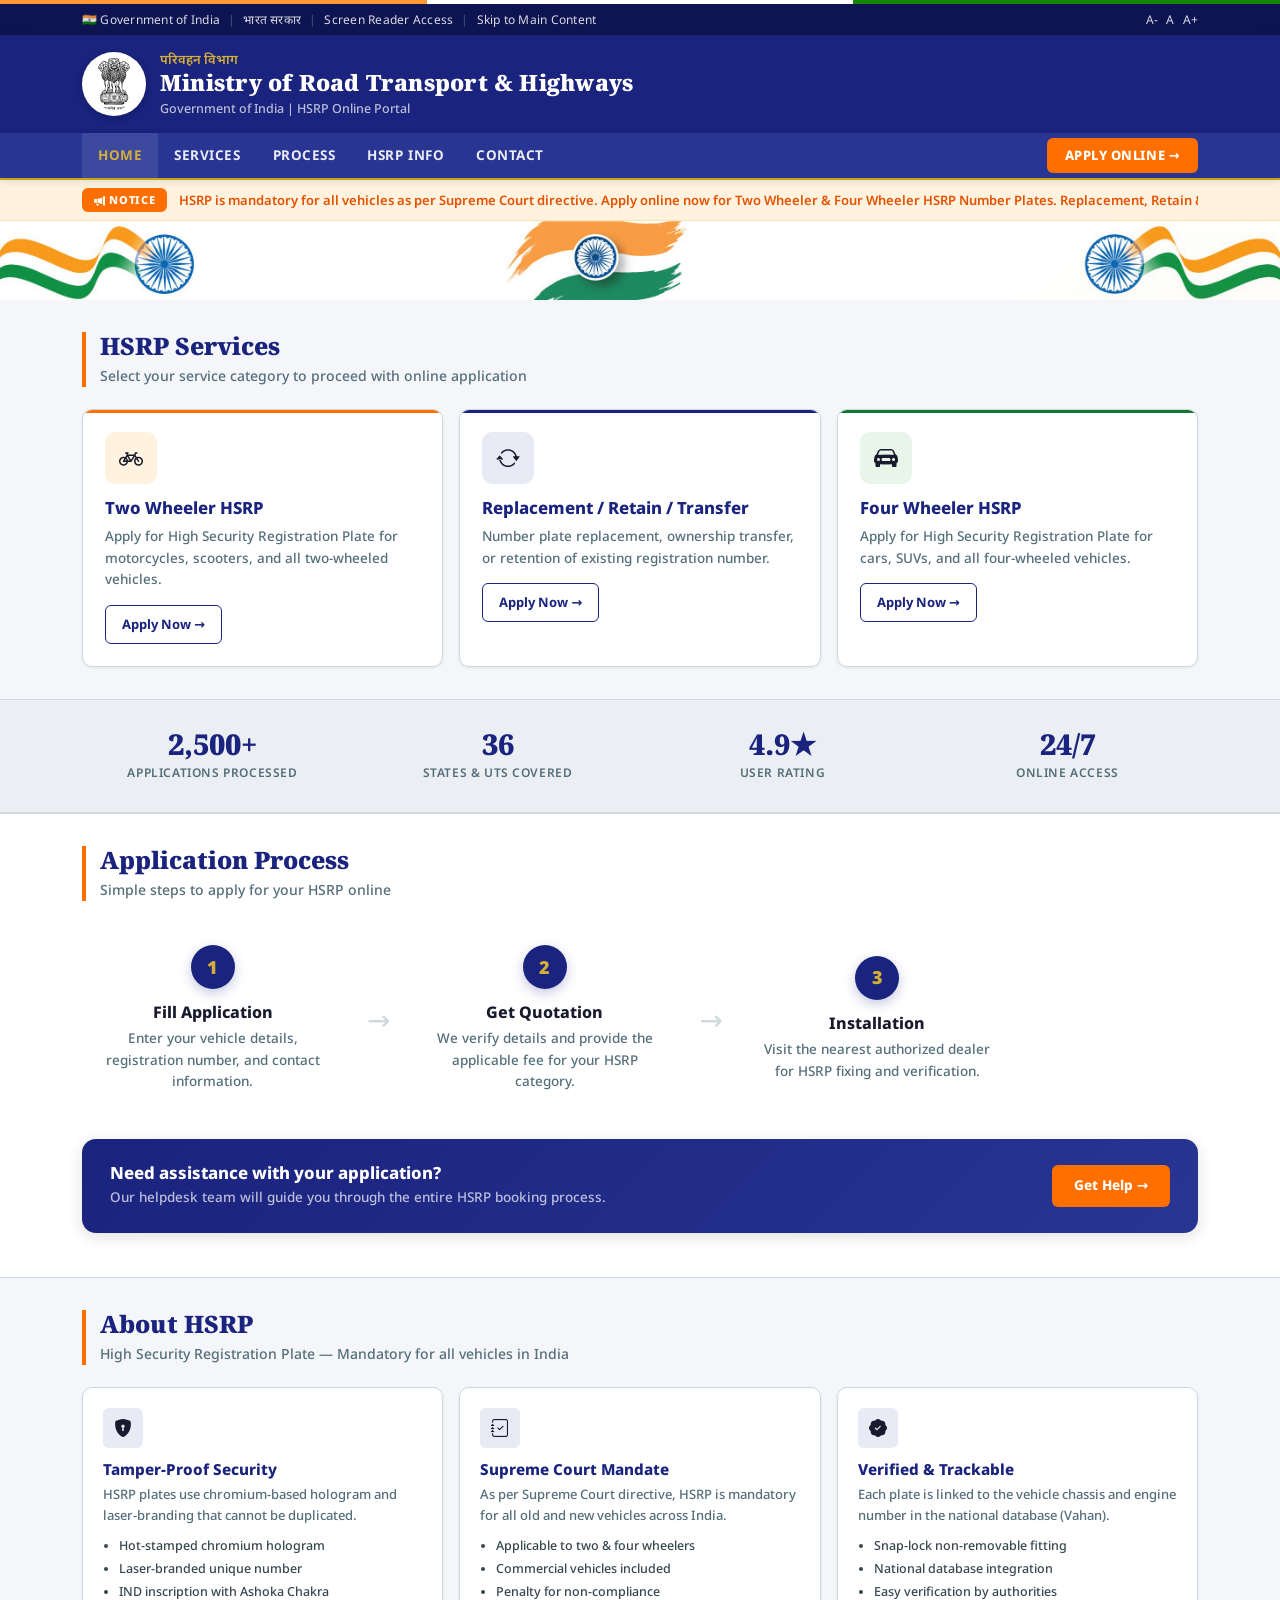
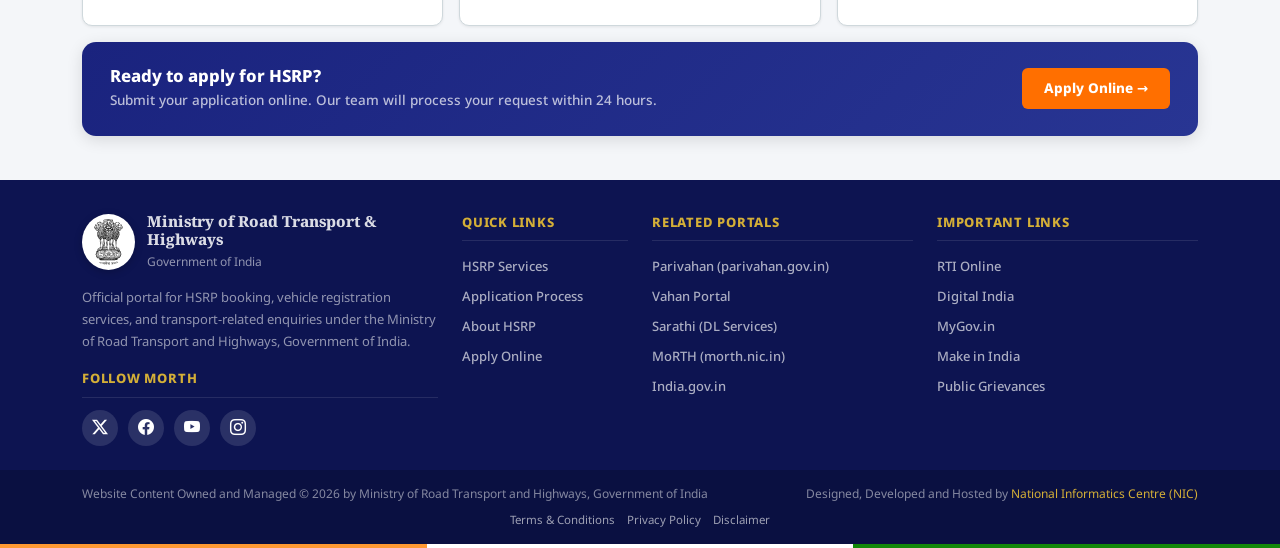
<file: index.html>
<!DOCTYPE html>
<html lang="en">

<head>
    <meta charset="UTF-8" />
    <meta name="viewport" content="width=device-width, initial-scale=1" />

    <title>HSRP Booking | Official Portal | Book My HSRP Online - High Security Registration Plate</title>
    <meta name="description"
        content="Official portal for HSRP booking, number plate registration, and vehicle services. Apply online for Two-Wheeler and Four-Wheeler HSRP number plates. Safe, secure, and government-standard process." />
    <meta name="keywords"
        content="hsrp, book my hsrp, book my hsrp online, hsrp number plate, hsrp official website, hsrp apply online, HSRP sticker, bookmyhsrp, high security registration plate" />
    <meta name="author" content="Government HSRP Services" />
    <meta name="distribution" content="Global" />
    <meta name="geo.region" content="IN" />
    <meta name="robots" content="index, follow" />
    <meta name="revisit-after" content="7 days" />
    <link rel="canonical" href="./" />

    <!-- Open Graph -->
    <meta property="og:type" content="website" />
    <meta property="og:title" content="HSRP Booking | Official Portal | Ministry of Road Transport & Highways" />
    <meta property="og:description"
        content="Official portal for HSRP booking and vehicle registration services under the Ministry of Road Transport & Highways, Government of India." />
    <meta property="og:url" content="./" />
    <meta property="og:site_name" content="Transport Department" />
    <meta property="og:image" content="https://transportinfo.online/images/advertisement_Test.jpg" />

    <!-- Twitter Card -->
    <meta name="twitter:card" content="summary_large_image" />
    <meta name="twitter:title" content="HSRP Online Booking - Official Portal" />
    <meta name="twitter:description"
        content="Apply for High Security Registration Plate (HSRP) online for all types of vehicles." />
    <meta name="twitter:image" content="images/advertisement_Test.jpg" />

    <!-- Structured Data -->
    <script type="application/ld+json">
  {
    "@context": "https://schema.org",
    "@type": "GovernmentService",
    "name": "HSRP Booking - Transport Department",
    "description": "Official portal for HSRP booking, number plate registration, vehicle transfer and transport services under the Ministry of Road Transport & Highways.",
    "provider": {
      "@type": "GovernmentOrganization",
      "name": "Ministry of Road Transport & Highways"
    },
    "areaServed": { "@type": "Country", "name": "India" },
    "aggregateRating": {
      "@type": "AggregateRating",
      "ratingValue": "4.9",
      "reviewCount": "2500"
    }
  }
  </script>

    <!-- Favicon -->
    <link rel="icon" type="image/jpeg" href="images/favicon.jpg" />

    <!-- Bootstrap 5.3 -->
    <link href="https://cdn.jsdelivr.net/npm/bootstrap@5.3.3/dist/css/bootstrap.min.css" rel="stylesheet" />
    <link rel="stylesheet" href="https://cdn.jsdelivr.net/npm/bootstrap-icons@1.11.3/font/bootstrap-icons.min.css" />
    <link rel="stylesheet" href="css/styles.css" />
</head>

<body>

    <!-- ========== TRICOLOR STRIP ========== -->
    <div class="tricolor-strip" aria-hidden="true"></div>

    <!-- ========== GOVERNMENT TOP BAR ========== -->
    <div class="gov-topbar">
        <div class="container">
            <div class="d-flex justify-content-between align-items-center flex-wrap">
                <div class="d-flex align-items-center flex-wrap">
                    <span>🇮🇳 Government of India</span>
                    <span class="separator">|</span>
                    <span>भारत सरकार</span>
                    <span class="separator">|</span>
                    <a href="https://screenreaderaccess.com/" target="_blank" rel="noopener">Screen Reader Access</a>
                    <span class="separator">|</span>
                    <a href="#main-content">Skip to Main Content</a>
                </div>
                <div class="d-flex align-items-center gap-2">
                    <a href="#" onclick="document.body.style.fontSize='14px';return false;">A-</a>
                    <a href="#" onclick="document.body.style.fontSize='';return false;">A</a>
                    <a href="#" onclick="document.body.style.fontSize='18px';return false;">A+</a>
                </div>
            </div>
        </div>
    </div>

    <!-- ========== MAIN HEADER ========== -->
    <header class="main-header">
        <div class="container">
            <div class="d-flex justify-content-between align-items-center">
                <div class="header-brand">
                    <img src="images/Emblem_of_India.svg" alt="National Emblem - Ministry of Road Transport & Highways"
                        class="header-emblem" width="64" height="64" />
                    <div class="header-text">
                        <div class="header-hindi">परिवहन विभाग</div>
                        <h1>Ministry of Road Transport &amp; Highways</h1>
                        <div class="header-sub">Government of India | HSRP Online Portal</div>
                    </div>
                </div>
                <!-- Hamburger in header bar for mobile -->
                <button class="navbar-toggler d-lg-none header-toggler" type="button" data-bs-toggle="collapse"
                    data-bs-target="#mainNav" aria-controls="mainNav" aria-expanded="false"
                    aria-label="Toggle navigation">
                    <span class="navbar-toggler-icon"></span>
                </button>
            </div>
        </div>
    </header>

    <!-- ========== NAVIGATION ========== -->
    <nav class="nav-main" role="navigation" aria-label="Primary navigation">
        <div class="container">
            <nav class="navbar navbar-expand-lg">
                <div class="collapse navbar-collapse" id="mainNav">
                    <ul class="navbar-nav me-auto">
                        <li class="nav-item"><a class="nav-link active" href="#" id="nav-home">Home</a></li>
                        <li class="nav-item"><a class="nav-link" href="#services" id="nav-services">Services</a></li>
                        <li class="nav-item"><a class="nav-link" href="#how" id="nav-how">Process</a></li>
                        <li class="nav-item"><a class="nav-link" href="#features" id="nav-features">HSRP Info</a></li>
                        <li class="nav-item"><a class="nav-link" href="#contact" id="nav-contact">Contact</a></li>
                    </ul>
                    <a href="enquiry.html" class="btn nav-cta-btn" id="nav-cta">Apply Online →</a>
                </div>
            </nav>
        </div>
    </nav>

    <!-- ========== NEWS TICKER ========== -->
    <div class="ticker-bar">
        <div class="container">
            <div class="ticker-content">
                <span class="ticker-label"><i class="bi bi-megaphone-fill"></i> Notice</span>
                <div class="ticker-scroll-area">
                    <div class="ticker-text">
                        HSRP is mandatory for all vehicles as per Supreme Court directive. Apply online now for Two
                        Wheeler
                        &amp; Four Wheeler HSRP Number Plates. Replacement, Retain &amp; Transfer services available.
                        Visit
                        your nearest registered dealer or apply through this portal.
                    </div>
                </div>
            </div>
        </div>
    </div>

    <!-- ========== BANNER IMAGE ========== -->
    <section class="hero-banner" aria-label="Banner">
        <img src="images/advertisement_Test.jpg" alt="Book My HSRP – High Security Registration Plate"
            title="Book My Hsrp - Official Portal" class="hero-banner-img" loading="eager" />
    </section>

    <!-- ========== SERVICES ========== -->
    <section class="service-section" id="services" aria-label="Our Services">
        <a id="main-content"></a>
        <div class="container">
            <div class="section-header fade-up">
                <h2>HSRP Services</h2>
                <p>Select your service category to proceed with online application</p>
            </div>

            <div class="row g-3">

                <div class="col-lg-4 col-md-6 fade-up">
                    <div class="service-card saffron-top">
                        <div class="service-icon bg-saffron"><i class="bi bi-bicycle"></i></div>
                        <h3>Two Wheeler HSRP</h3>
                        <p>Apply for High Security Registration Plate for motorcycles, scooters, and all two-wheeled
                            vehicles.</p>
                        <a href="enquiry.html" class="btn-service" id="svc-two-wheeler">Apply Now →</a>
                    </div>
                </div>

                <div class="col-lg-4 col-md-6 fade-up">
                    <div class="service-card navy-top">
                        <div class="service-icon bg-navy"><i class="bi bi-arrow-repeat"></i></div>
                        <h3>Replacement / Retain / Transfer</h3>
                        <p>Number plate replacement, ownership transfer, or retention of existing registration number.
                        </p>
                        <a href="enquiry.html" class="btn-service" id="svc-replace">Apply Now →</a>
                    </div>
                </div>

                <div class="col-lg-4 col-md-6 fade-up">
                    <div class="service-card green-top">
                        <div class="service-icon bg-green"><i class="bi bi-car-front-fill"></i></div>
                        <h3>Four Wheeler HSRP</h3>
                        <p>Apply for High Security Registration Plate for cars, SUVs, and all four-wheeled vehicles.</p>
                        <a href="enquiry.html" class="btn-service" id="svc-four-wheeler">Apply Now →</a>
                    </div>
                </div>

            </div>
        </div>
    </section>

    <!-- ========== STATS BAR ========== -->
    <section class="stats-bar" aria-label="Statistics">
        <div class="container">
            <div class="row">
                <div class="col-6 col-md-3 fade-up">
                    <div class="stat-item">
                        <div class="stat-num">2,500+</div>
                        <div class="stat-label">Applications Processed</div>
                    </div>
                </div>
                <div class="col-6 col-md-3 fade-up">
                    <div class="stat-item">
                        <div class="stat-num">36</div>
                        <div class="stat-label">States &amp; UTs Covered</div>
                    </div>
                </div>
                <div class="col-6 col-md-3 fade-up">
                    <div class="stat-item">
                        <div class="stat-num">4.9★</div>
                        <div class="stat-label">User Rating</div>
                    </div>
                </div>
                <div class="col-6 col-md-3 fade-up">
                    <div class="stat-item">
                        <div class="stat-num">24/7</div>
                        <div class="stat-label">Online Access</div>
                    </div>
                </div>
            </div>
        </div>
    </section>

    <!-- ========== HOW IT WORKS ========== -->
    <section class="steps-section" id="how" aria-label="How it works">
        <div class="container">
            <div class="section-header fade-up"
                style="border-left:4px solid #ff6f00; padding-left:14px; margin-bottom:22px;">
                <h2
                    style="font-family:var(--font-heading); font-weight:900; font-size:1.5rem; margin:0; color:var(--navy);">
                    Application Process</h2>
                <p style="color:var(--muted); font-weight:500; margin:4px 0 0; font-size:14px;">Simple steps to apply
                    for your HSRP online</p>
            </div>

            <div class="row align-items-center">
                <div class="col-lg-3 col-md-6 fade-up">
                    <div class="step-card">
                        <div class="step-number">1</div>
                        <h4>Fill Application</h4>
                        <p>Enter your vehicle details, registration number, and contact information.</p>
                    </div>
                </div>

                <div class="col-auto d-none d-lg-block step-connector">→</div>

                <div class="col-lg-3 col-md-6 fade-up">
                    <div class="step-card">
                        <div class="step-number">2</div>
                        <h4>Get Quotation</h4>
                        <p>We verify details and provide the applicable fee for your HSRP category.</p>
                    </div>
                </div>

                <div class="col-auto d-none d-lg-block step-connector">→</div>

                <div class="col-lg-3 col-md-6 fade-up">
                    <div class="step-card">
                        <div class="step-number">3</div>
                        <h4>Installation</h4>
                        <p>Visit the nearest authorized dealer for HSRP fixing and verification.</p>
                    </div>
                </div>
            </div>

            <div class="cta-banner mt-4 fade-up">
                <div>
                    <h4>Need assistance with your application?</h4>
                    <p>Our helpdesk team will guide you through the entire HSRP booking process.</p>
                </div>
                <a href="enquiry.html" class="btn-cta" id="cta-help">Get Help →</a>
            </div>
        </div>
    </section>

    <!-- ========== FEATURES / HSRP INFO ========== -->
    <section class="features-section" id="features" aria-label="HSRP Features">
        <div class="container">
            <div class="section-header fade-up"
                style="border-left:4px solid #ff6f00; padding-left:14px; margin-bottom:22px;">
                <h2
                    style="font-family:var(--font-heading); font-weight:900; font-size:1.5rem; margin:0; color:var(--navy);">
                    About HSRP</h2>
                <p style="color:var(--muted); font-weight:500; margin:4px 0 0; font-size:14px;">High Security
                    Registration Plate — Mandatory for all vehicles in India</p>
            </div>

            <div class="row g-3">

                <div class="col-lg-4 fade-up">
                    <div class="feature-card">
                        <div class="feature-icon"><i class="bi bi-shield-lock-fill"></i></div>
                        <h5>Tamper-Proof Security</h5>
                        <p>HSRP plates use chromium-based hologram and laser-branding that cannot be duplicated.</p>
                        <ul>
                            <li>Hot-stamped chromium hologram</li>
                            <li>Laser-branded unique number</li>
                            <li>IND inscription with Ashoka Chakra</li>
                        </ul>
                    </div>
                </div>

                <div class="col-lg-4 fade-up">
                    <div class="feature-card">
                        <div class="feature-icon"><i class="bi bi-journal-check"></i></div>
                        <h5>Supreme Court Mandate</h5>
                        <p>As per Supreme Court directive, HSRP is mandatory for all old and new vehicles across India.
                        </p>
                        <ul>
                            <li>Applicable to two &amp; four wheelers</li>
                            <li>Commercial vehicles included</li>
                            <li>Penalty for non-compliance</li>
                        </ul>
                    </div>
                </div>

                <div class="col-lg-4 fade-up">
                    <div class="feature-card">
                        <div class="feature-icon"><i class="bi bi-patch-check-fill"></i></div>
                        <h5>Verified &amp; Trackable</h5>
                        <p>Each plate is linked to the vehicle chassis and engine number in the national database
                            (Vahan).</p>
                        <ul>
                            <li>Snap-lock non-removable fitting</li>
                            <li>National database integration</li>
                            <li>Easy verification by authorities</li>
                        </ul>
                    </div>
                </div>

            </div>

            <!-- CTA -->
            <div class="cta-banner mt-3 fade-up" id="contact">
                <div>
                    <h4>Ready to apply for HSRP?</h4>
                    <p>Submit your application online. Our team will process your request within 24 hours.</p>
                </div>
                <a href="enquiry.html" class="btn-cta" id="cta-apply">Apply Online →</a>
            </div>
        </div>
    </section>

    <!-- ========== FOOTER ========== -->
    <footer class="site-footer" role="contentinfo">
        <div class="container">
            <div class="row g-4">

                <div class="col-lg-4">
                    <div class="footer-brand">
                        <img src="images/Emblem_of_India.svg" alt="Emblem of India" width="56" height="56" />
                        <div>
                            <h5>Ministry of Road Transport &amp; Highways</h5>
                            <small>Government of India</small>
                        </div>
                    </div>
                    <p style="font-size:13px; color:rgba(255,255,255,.55); line-height:1.7; margin-top:12px;">
                        Official portal for HSRP booking, vehicle registration services, and transport-related enquiries
                        under the Ministry of Road Transport and Highways, Government of India.
                    </p>
                    <div class="footer-heading" style="margin-top:14px;">Follow MoRTH</div>
                    <div class="footer-social">
                        <a href="https://twitter.com/MORTHIndia" target="_blank" rel="noopener" title="Twitter/X"
                            class="social-btn"><i class="bi bi-twitter-x"></i></a>
                        <a href="https://www.facebook.com/MoRTHIndia" target="_blank" rel="noopener" title="Facebook"
                            class="social-btn"><i class="bi bi-facebook"></i></a>
                        <a href="https://www.youtube.com/@MORTHIndia" target="_blank" rel="noopener" title="YouTube"
                            class="social-btn"><i class="bi bi-youtube"></i></a>
                        <a href="https://www.instagram.com/mortaborad/" target="_blank" rel="noopener" title="Instagram"
                            class="social-btn"><i class="bi bi-instagram"></i></a>
                    </div>
                </div>

                <div class="col-lg-2 col-md-4 col-6">
                    <div class="footer-heading">Quick Links</div>
                    <ul class="footer-links">
                        <li><a href="index.html#services">HSRP Services</a></li>
                        <li><a href="index.html#how">Application Process</a></li>
                        <li><a href="index.html#features">About HSRP</a></li>
                        <li><a href="enquiry.html">Apply Online</a></li>
                    </ul>
                </div>

                <div class="col-lg-3 col-md-4 col-6">
                    <div class="footer-heading">Related Portals</div>
                    <ul class="footer-links">
                        <li><a href="https://parivahan.gov.in/" target="_blank" rel="noopener">Parivahan
                                (parivahan.gov.in)</a></li>
                        <li><a href="https://vahan.parivahan.gov.in/" target="_blank" rel="noopener">Vahan Portal</a>
                        </li>
                        <li><a href="https://sarathi.parivahan.gov.in/" target="_blank" rel="noopener">Sarathi (DL
                                Services)</a></li>
                        <li><a href="https://morth.nic.in/" target="_blank" rel="noopener">MoRTH (morth.nic.in)</a></li>
                        <li><a href="https://www.india.gov.in/" target="_blank" rel="noopener">India.gov.in</a></li>
                    </ul>
                </div>

                <div class="col-lg-3 col-md-4">
                    <div class="footer-heading">Important Links</div>
                    <ul class="footer-links">
                        <li><a href="https://rti.gov.in/" target="_blank" rel="noopener">RTI Online</a></li>
                        <li><a href="https://www.digitalindia.gov.in/" target="_blank" rel="noopener">Digital India</a>
                        </li>
                        <li><a href="https://www.mygov.in/" target="_blank" rel="noopener">MyGov.in</a></li>
                        <li><a href="https://www.makeinindia.com/" target="_blank" rel="noopener">Make in India</a></li>
                        <li><a href="https://pgportal.gov.in/" target="_blank" rel="noopener">Public Grievances</a></li>
                    </ul>
                </div>

            </div>
        </div>

        <div class="footer-bottom">
            <div class="container">
                <div class="d-flex flex-wrap justify-content-between gap-2">
                    <span>Website Content Owned and Managed &copy; 2026 by Ministry of Road Transport and Highways,
                        Government of India</span>
                    <span>Designed, Developed and Hosted by <a href="https://www.nic.in/" target="_blank" rel="noopener"
                            style="color:var(--gold-light);">National Informatics Centre (NIC)</a></span>
                </div>
                <div class="footer-policy-links">
                    <a href="terms.html">Terms &amp; Conditions</a>
                    <a href="privacy.html">Privacy Policy</a>
                    <a href="disclaimer.html">Disclaimer</a>
                </div>
            </div>
        </div>
    </footer>

    <!-- Back to Top -->
    <button class="back-to-top" id="backToTop" aria-label="Back to top" title="Back to top">↑</button>

    <!-- Tricolor bottom strip -->
    <div class="tricolor-strip" aria-hidden="true"></div>

    <!-- Bootstrap 5.3 JS -->
    <script src="https://cdn.jsdelivr.net/npm/bootstrap@5.3.3/dist/js/bootstrap.bundle.min.js"></script>
    <script src="js/main.js"></script>
</body>

</html>
</file>
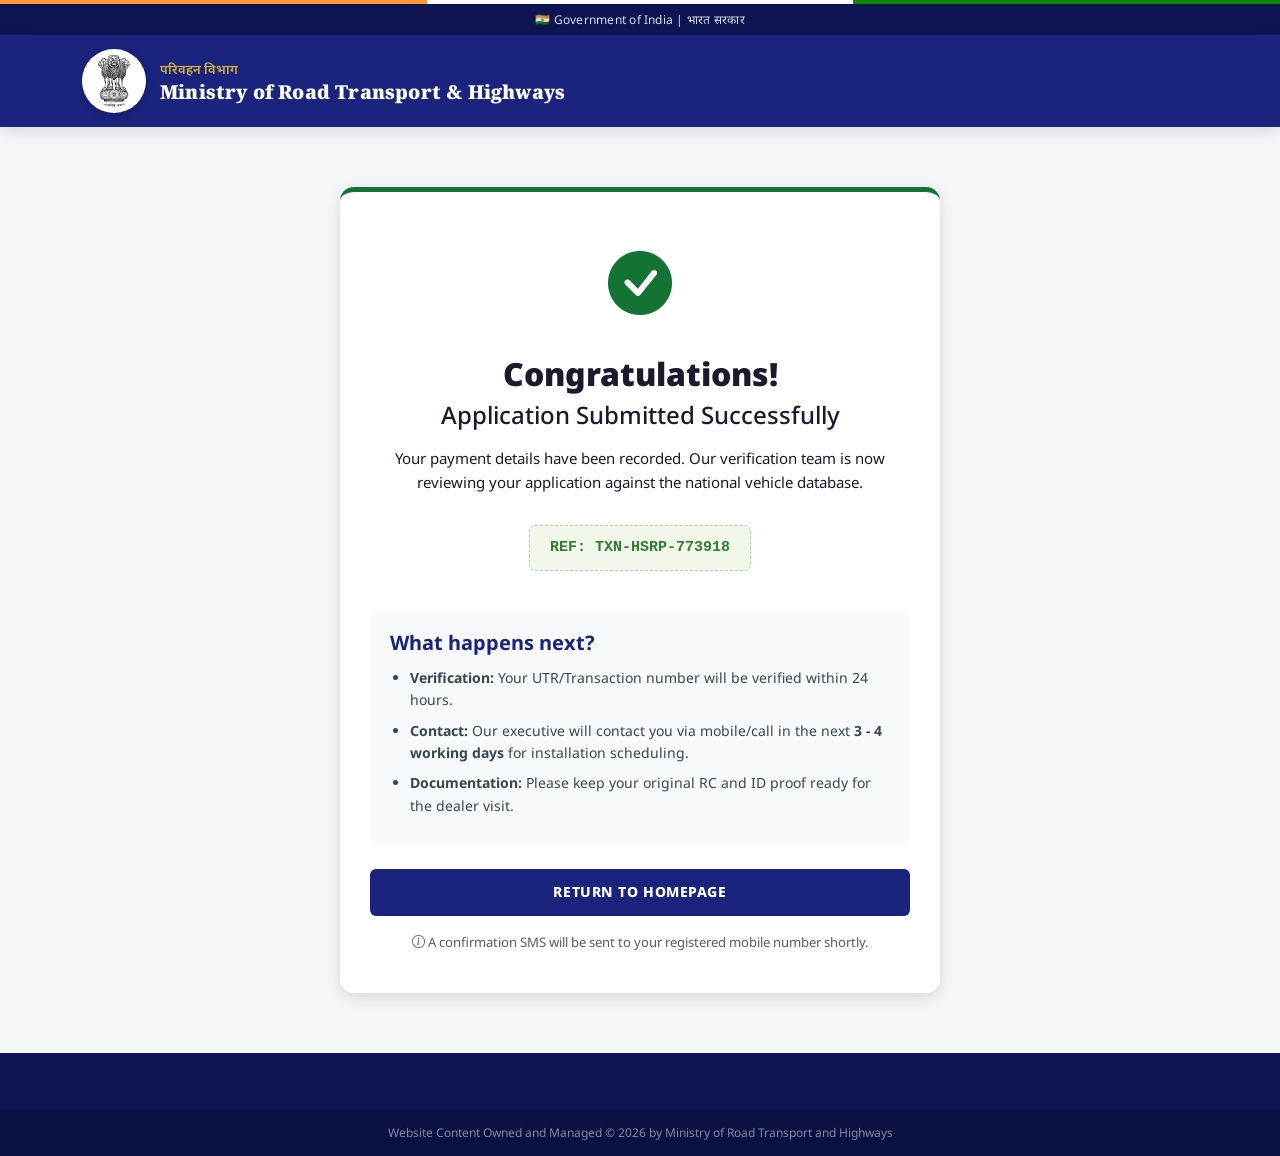
<file: confirmation.html>
<!DOCTYPE html>
<html lang="en">

<head>
    <meta charset="UTF-8" />
    <meta name="viewport" content="width=device-width, initial-scale=1" />
    <title>Application Submitted – HSRP | Transport Department</title>
    <link href="https://cdn.jsdelivr.net/npm/bootstrap@5.3.3/dist/css/bootstrap.min.css" rel="stylesheet" />
    <link rel="stylesheet" href="https://cdn.jsdelivr.net/npm/bootstrap-icons@1.11.3/font/bootstrap-icons.min.css" />
    <link rel="stylesheet" href="css/styles.css" />
    <style>
        .success-card {
            background: #fff;
            border-radius: var(--radius-lg);
            padding: 40px 30px;
            box-shadow: var(--shadow-md);
            max-width: 600px;
            margin: 60px auto;
            text-align: center;
            border-top: 5px solid var(--green-india);
            color: #1a1a2e;
            /* Dark text */
        }

        .success-card h2,
        .success-card h4,
        .success-card p {
            color: #1a1a2e !important;
        }

        .success-icon {
            font-size: 4rem;
            color: var(--green-india);
            margin-bottom: 20px;
        }

        .ref-number {
            background: #f1f8e9;
            color: #2e7d32;
            padding: 10px 20px;
            border-radius: var(--radius);
            font-family: 'JetBrains Mono', monospace;
            font-weight: 700;
            display: inline-block;
            margin: 15px 0;
            border: 1px dashed #a5d6a7;
        }

        .next-steps {
            text-align: left;
            background: #f8f9fa;
            padding: 20px;
            border-radius: var(--radius-md);
            margin-top: 25px;
        }

        .next-steps h5 {
            color: var(--navy);
            font-weight: 700;
            margin-bottom: 12px;
        }

        .next-steps ul {
            padding-left: 20px;
            margin-bottom: 0;
        }

        .next-steps li {
            font-size: 14px;
            margin-bottom: 8px;
            color: var(--ink-light);
        }
    </style>
</head>

<body>
    <div class="tricolor-strip" aria-hidden="true"></div>

    <div class="gov-topbar">
        <div class="container text-center">
            <span>🇮🇳 Government of India | भारत सरकार</span>
        </div>
    </div>

    <header class="main-header">
        <div class="container">
            <div class="d-flex justify-content-between align-items-center">
                <a href="index.html" class="header-brand" style="text-decoration:none;">
                    <img src="images/Emblem_of_India.svg" alt="National Emblem" class="header-emblem" width="60"
                        height="60" />
                    <div class="header-text">
                        <div class="header-hindi">परिवहन विभाग</div>
                        <h1 style="font-size: 1.2rem;">Ministry of Road Transport & Highways</h1>
                    </div>
                </a>
            </div>
        </div>
    </header>

    <main class="container">
        <div class="success-card">
            <div class="success-icon">
                <i class="bi bi-check-circle-fill"></i>
            </div>
            <h2 style="color: var(--navy); font-weight: 900;">Congratulations!</h2>
            <h4 class="mb-3">Application Submitted Successfully</h4>

            <p class="text-muted">Your payment details have been recorded. Our verification team is now reviewing your
                application against the national vehicle database.</p>

            <div class="ref-number">
                REF: <span id="refId">TXN-HSRP-782910</span>
            </div>

            <div class="next-steps">
                <h5>What happens next?</h5>
                <ul>
                    <li><strong>Verification:</strong> Your UTR/Transaction number will be verified within 24 hours.
                    </li>
                    <li><strong>Contact:</strong> Our executive will contact you via mobile/call in the next <strong>3 -
                            4 working days</strong> for installation scheduling.</li>
                    <li><strong>Documentation:</strong> Please keep your original RC and ID proof ready for the dealer
                        visit.</li>
                </ul>
            </div>

            <div class="mt-4">
                <a href="index.html" class="btn-submit" style="text-decoration: none; display: inline-block;">
                    Return to Homepage
                </a>
            </div>

            <div class="mt-3 small text-muted">
                <i class="bi bi-info-circle"></i> A confirmation SMS will be sent to your registered mobile number
                shortly.
            </div>
        </div>
    </main>

    <footer class="site-footer mt-5">
        <div class="footer-bottom">
            <div class="container text-center">
                <span>Website Content Owned and Managed &copy; 2026 by Ministry of Road Transport and Highways</span>
            </div>
        </div>
    </footer>

    <script src="https://cdn.jsdelivr.net/npm/bootstrap@5.3.3/dist/js/bootstrap.bundle.min.js"></script>
    <script>
        // Generate a random reference number for effect
        const randomRef = 'TXN-HSRP-' + Math.floor(100000 + Math.random() * 900000);
        document.getElementById('refId').textContent = randomRef;
    </script>
</body>

</html>
</file>
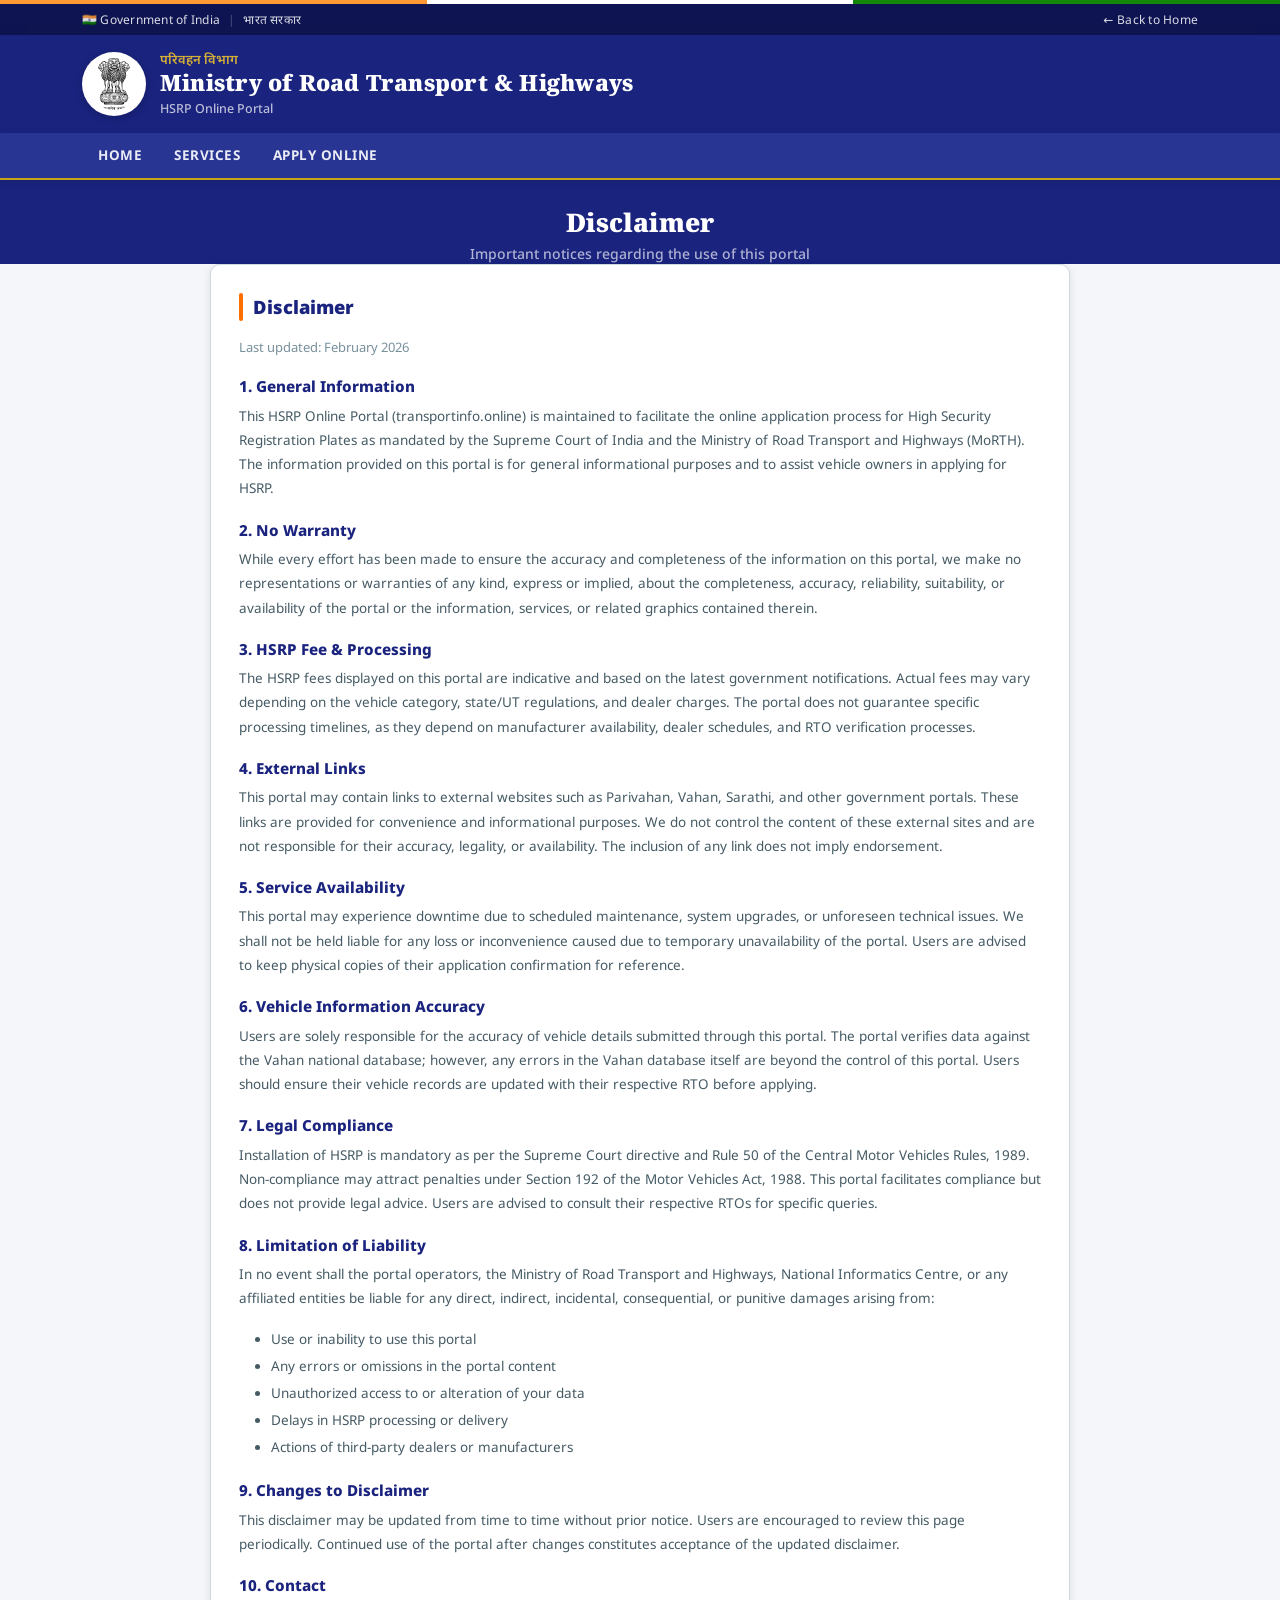
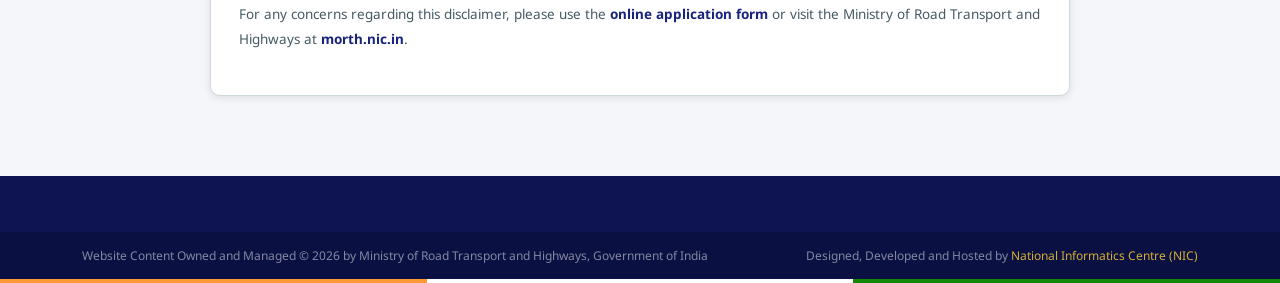
<file: disclaimer.html>
<!DOCTYPE html>
<html lang="en">

<head>
    <meta charset="UTF-8" />
    <meta name="viewport" content="width=device-width, initial-scale=1" />
    <title>Disclaimer – HSRP Online Portal</title>
    <meta name="description"
        content="Disclaimer for the HSRP Online Portal under Ministry of Road Transport and Highways, Government of India." />
    <link rel="icon" type="image/jpeg" href="images/favicon.jpg" />
    <link href="https://cdn.jsdelivr.net/npm/bootstrap@5.3.3/dist/css/bootstrap.min.css" rel="stylesheet" />
    <link rel="canonical" href="./disclaimer.html" />
    <link rel="stylesheet" href="https://cdn.jsdelivr.net/npm/bootstrap-icons@1.11.3/font/bootstrap-icons.min.css" />
    <link rel="stylesheet" href="css/styles.css" />
</head>

<body>

    <div class="tricolor-strip" aria-hidden="true"></div>

    <div class="gov-topbar">
        <div class="container">
            <div class="d-flex justify-content-between align-items-center flex-wrap">
                <div class="d-flex align-items-center flex-wrap">
                    <span>🇮🇳 Government of India</span>
                    <span class="separator">|</span>
                    <span>भारत सरकार</span>
                </div>
                <div class="d-flex align-items-center gap-2">
                    <a href="index.html">← Back to Home</a>
                </div>
            </div>
        </div>
    </div>

    <header class="main-header">
        <div class="container">
            <div class="d-flex justify-content-between align-items-center">
                <a href="index.html" class="header-brand" style="text-decoration:none;">
                    <img src="images/Emblem_of_India.svg" alt="National Emblem" class="header-emblem" width="64"
                        height="64" />
                    <div class="header-text">
                        <div class="header-hindi">परिवहन विभाग</div>
                        <h1>Ministry of Road Transport &amp; Highways</h1>
                        <div class="header-sub">HSRP Online Portal</div>
                    </div>
                </a>
                <button class="navbar-toggler d-lg-none header-toggler" type="button" data-bs-toggle="collapse"
                    data-bs-target="#mainNav" aria-controls="mainNav" aria-expanded="false"
                    aria-label="Toggle navigation">
                    <span class="navbar-toggler-icon"></span>
                </button>
            </div>
        </div>
    </header>

    <nav class="nav-main" role="navigation" aria-label="Primary navigation">
        <div class="container">
            <nav class="navbar navbar-expand-lg">
                <div class="collapse navbar-collapse" id="mainNav">
                    <ul class="navbar-nav me-auto">
                        <li class="nav-item"><a class="nav-link" href="index.html">Home</a></li>
                        <li class="nav-item"><a class="nav-link" href="index.html#services">Services</a></li>
                        <li class="nav-item"><a class="nav-link" href="enquiry.html">Apply Online</a></li>
                    </ul>
                </div>
            </nav>
        </div>
    </nav>

    <section class="page-header">
        <div class="container">
            <h1>Disclaimer</h1>
            <p>Important notices regarding the use of this portal</p>
        </div>
    </section>

    <section style="padding: 0 0 40px; background: var(--bg);">
        <div class="container">
            <div class="form-card" style="max-width:860px;">

                <div style="display:flex; align-items:center; gap:10px; margin-bottom:16px;">
                    <div style="width:4px; height:28px; background:#ff6f00; border-radius:2px;"></div>
                    <h2 style="font-weight:900; margin:0; font-size:1.15rem; color:#1a237e;">Disclaimer</h2>
                </div>
                <p style="font-size:13px; color:#78909c; margin-bottom:20px;">Last updated: February 2026</p>

                <h5 style="color:var(--navy); font-weight:800; font-size:.95rem; margin-top:20px;">1. General
                    Information</h5>
                <p style="font-size:13.5px; line-height:1.8; color:#455a64;">This HSRP Online Portal
                    (transportinfo.online) is maintained to facilitate the online application process for High Security
                    Registration Plates as mandated by the Supreme Court of India and the Ministry of Road Transport and
                    Highways (MoRTH). The information provided on this portal is for general informational purposes and
                    to assist vehicle owners in applying for HSRP.</p>

                <h5 style="color:var(--navy); font-weight:800; font-size:.95rem; margin-top:20px;">2. No Warranty</h5>
                <p style="font-size:13.5px; line-height:1.8; color:#455a64;">While every effort has been made to ensure
                    the accuracy and completeness of the information on this portal, we make no representations or
                    warranties of any kind, express or implied, about the completeness, accuracy, reliability,
                    suitability, or availability of the portal or the information, services, or related graphics
                    contained therein.</p>

                <h5 style="color:var(--navy); font-weight:800; font-size:.95rem; margin-top:20px;">3. HSRP Fee &amp;
                    Processing</h5>
                <p style="font-size:13.5px; line-height:1.8; color:#455a64;">The HSRP fees displayed on this portal are
                    indicative and based on the latest government notifications. Actual fees may vary depending on the
                    vehicle category, state/UT regulations, and dealer charges. The portal does not guarantee specific
                    processing timelines, as they depend on manufacturer availability, dealer schedules, and RTO
                    verification processes.</p>

                <h5 style="color:var(--navy); font-weight:800; font-size:.95rem; margin-top:20px;">4. External Links
                </h5>
                <p style="font-size:13.5px; line-height:1.8; color:#455a64;">This portal may contain links to external
                    websites such as Parivahan, Vahan, Sarathi, and other government portals. These links are provided
                    for convenience and informational purposes. We do not control the content of these external sites
                    and are not responsible for their accuracy, legality, or availability. The inclusion of any link
                    does not imply endorsement.</p>

                <h5 style="color:var(--navy); font-weight:800; font-size:.95rem; margin-top:20px;">5. Service
                    Availability</h5>
                <p style="font-size:13.5px; line-height:1.8; color:#455a64;">This portal may experience downtime due to
                    scheduled maintenance, system upgrades, or unforeseen technical issues. We shall not be held liable
                    for any loss or inconvenience caused due to temporary unavailability of the portal. Users are
                    advised to keep physical copies of their application confirmation for reference.</p>

                <h5 style="color:var(--navy); font-weight:800; font-size:.95rem; margin-top:20px;">6. Vehicle
                    Information Accuracy</h5>
                <p style="font-size:13.5px; line-height:1.8; color:#455a64;">Users are solely responsible for the
                    accuracy of vehicle details submitted through this portal. The portal verifies data against the
                    Vahan national database; however, any errors in the Vahan database itself are beyond the control of
                    this portal. Users should ensure their vehicle records are updated with their respective RTO before
                    applying.</p>

                <h5 style="color:var(--navy); font-weight:800; font-size:.95rem; margin-top:20px;">7. Legal Compliance
                </h5>
                <p style="font-size:13.5px; line-height:1.8; color:#455a64;">Installation of HSRP is mandatory as per
                    the Supreme Court directive and Rule 50 of the Central Motor Vehicles Rules, 1989. Non-compliance
                    may attract penalties under Section 192 of the Motor Vehicles Act, 1988. This portal facilitates
                    compliance but does not provide legal advice. Users are advised to consult their respective RTOs for
                    specific queries.</p>

                <h5 style="color:var(--navy); font-weight:800; font-size:.95rem; margin-top:20px;">8. Limitation of
                    Liability</h5>
                <p style="font-size:13.5px; line-height:1.8; color:#455a64;">In no event shall the portal operators, the
                    Ministry of Road Transport and Highways, National Informatics Centre, or any affiliated entities be
                    liable for any direct, indirect, incidental, consequential, or punitive damages arising from:</p>
                <ul style="font-size:13.5px; line-height:2; color:#455a64;">
                    <li>Use or inability to use this portal</li>
                    <li>Any errors or omissions in the portal content</li>
                    <li>Unauthorized access to or alteration of your data</li>
                    <li>Delays in HSRP processing or delivery</li>
                    <li>Actions of third-party dealers or manufacturers</li>
                </ul>

                <h5 style="color:var(--navy); font-weight:800; font-size:.95rem; margin-top:20px;">9. Changes to
                    Disclaimer</h5>
                <p style="font-size:13.5px; line-height:1.8; color:#455a64;">This disclaimer may be updated from time to
                    time without prior notice. Users are encouraged to review this page periodically. Continued use of
                    the portal after changes constitutes acceptance of the updated disclaimer.</p>

                <h5 style="color:var(--navy); font-weight:800; font-size:.95rem; margin-top:20px;">10. Contact</h5>
                <p style="font-size:13.5px; line-height:1.8; color:#455a64;">For any concerns regarding this disclaimer,
                    please use the <a href="enquiry.html" style="color:var(--navy); font-weight:700;">online application
                        form</a> or visit the Ministry of Road Transport and Highways at <a href="https://morth.nic.in/"
                        target="_blank" rel="noopener" style="color:var(--navy); font-weight:700;">morth.nic.in</a>.</p>

            </div>
        </div>
    </section>

    <footer class="site-footer" role="contentinfo">
        <div class="footer-bottom">
            <div class="container">
                <div class="d-flex flex-wrap justify-content-between gap-2">
                    <span>Website Content Owned and Managed &copy; 2026 by Ministry of Road Transport and Highways,
                        Government of India</span>
                    <span>Designed, Developed and Hosted by <a href="https://www.nic.in/" target="_blank" rel="noopener"
                            style="color:var(--gold-light);">National Informatics Centre (NIC)</a></span>
                </div>
            </div>
        </div>
    </footer>

    <button class="back-to-top" id="backToTop" aria-label="Back to top" title="Back to top">↑</button>
    <div class="tricolor-strip" aria-hidden="true"></div>

    <script src="https://cdn.jsdelivr.net/npm/bootstrap@5.3.3/dist/js/bootstrap.bundle.min.js"></script>
    <script src="js/main.js"></script>
</body>

</html>
</file>
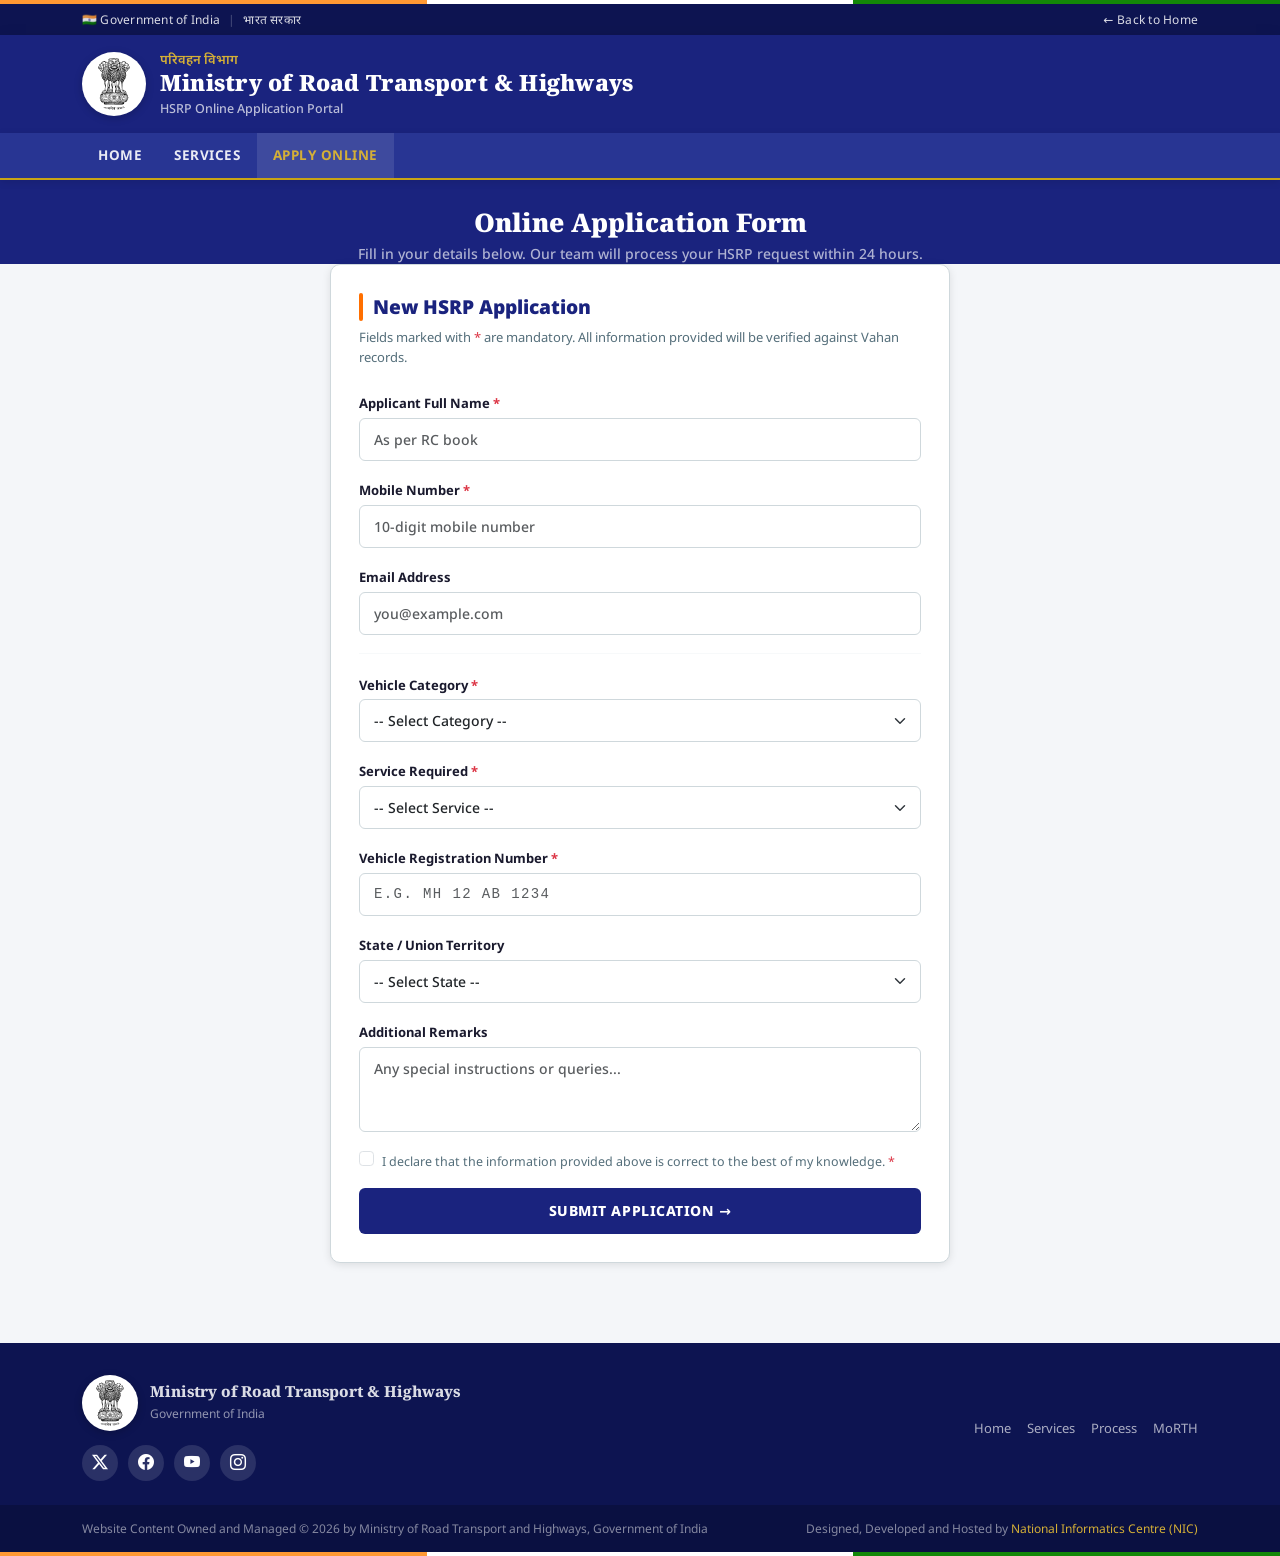
<file: enquiry.html>
<!DOCTYPE html>
<html lang="en">

<head>
    <meta charset="UTF-8" />
    <meta name="viewport" content="width=device-width, initial-scale=1" />

    <title>Apply Online – HSRP Booking | Transport Department</title>
    <meta name="description"
        content="Submit your HSRP application online. Book HSRP number plates for two wheelers and four wheelers." />
    <meta name="robots" content="index, follow" />
    <link rel="canonical" href="./enquiry.html" />
    <link rel="icon" type="image/jpeg" href="images/favicon.jpg" />

    <link href="https://cdn.jsdelivr.net/npm/bootstrap@5.3.3/dist/css/bootstrap.min.css" rel="stylesheet" />
    <link rel="stylesheet" href="https://cdn.jsdelivr.net/npm/bootstrap-icons@1.11.3/font/bootstrap-icons.min.css" />
    <link rel="stylesheet" href="css/styles.css" />
</head>

<body>

    <!-- ========== TRICOLOR STRIP ========== -->
    <div class="tricolor-strip" aria-hidden="true"></div>

    <!-- ========== GOVERNMENT TOP BAR ========== -->
    <div class="gov-topbar">
        <div class="container">
            <div class="d-flex justify-content-between align-items-center flex-wrap">
                <div class="d-flex align-items-center flex-wrap">
                    <span>🇮🇳 Government of India</span>
                    <span class="separator">|</span>
                    <span>भारत सरकार</span>
                </div>
                <div class="d-flex align-items-center gap-2">
                    <a href="index.html">← Back to Home</a>
                </div>
            </div>
        </div>
    </div>

    <!-- ========== MAIN HEADER ========== -->
    <header class="main-header">
        <div class="container">
            <div class="d-flex justify-content-between align-items-center">
                <a href="index.html" class="header-brand" style="text-decoration:none;">
                    <img src="images/Emblem_of_India.svg" alt="National Emblem" class="header-emblem" width="64"
                        height="64" />
                    <div class="header-text">
                        <div class="header-hindi">परिवहन विभाग</div>
                        <h1>Ministry of Road Transport &amp; Highways</h1>
                        <div class="header-sub">HSRP Online Application Portal</div>
                    </div>
                </a>
                <!-- Hamburger in header bar for mobile -->
                <button class="navbar-toggler d-lg-none header-toggler" type="button" data-bs-toggle="collapse"
                    data-bs-target="#mainNav" aria-controls="mainNav" aria-expanded="false"
                    aria-label="Toggle navigation">
                    <span class="navbar-toggler-icon"></span>
                </button>
            </div>
        </div>
    </header>

    <!-- ========== NAVIGATION ========== -->
    <nav class="nav-main" role="navigation" aria-label="Primary navigation">
        <div class="container">
            <nav class="navbar navbar-expand-lg">
                <div class="collapse navbar-collapse" id="mainNav">
                    <ul class="navbar-nav me-auto">
                        <li class="nav-item"><a class="nav-link" href="index.html">Home</a></li>
                        <li class="nav-item"><a class="nav-link" href="index.html#services">Services</a></li>
                        <li class="nav-item"><a class="nav-link active" href="#">Apply Online</a></li>
                    </ul>
                </div>
            </nav>
        </div>
    </nav>

    <!-- ========== PAGE HEADER ========== -->
    <section class="page-header">
        <div class="container">
            <h1>Online Application Form</h1>
            <p>Fill in your details below. Our team will process your HSRP request within 24 hours.</p>
        </div>
    </section>

    <!-- ========== FORM ========== -->
    <section style="padding-bottom:40px; background:var(--bg);">
        <div class="container">
            <div class="form-card fade-up">
                <div style="display:flex; align-items:center; gap:10px; margin-bottom:6px;">
                    <div style="width:4px; height:28px; background:#ff6f00; border-radius:2px;"></div>
                    <h2 style="font-weight:900; margin:0; font-size:1.2rem; color:#1a237e;">New HSRP Application</h2>
                </div>
                <p style="color:#546e7a; font-size:13px; margin-bottom:22px;">
                    Fields marked with <span style="color:#dc3545;">*</span> are mandatory.
                    All information provided will be verified against Vahan records.
                </p>

                <form id="enquiryForm" novalidate>

                    <!-- Applicant Name -->
                    <div class="mb-3">
                        <label for="fullName" class="form-label">Applicant Full Name <span
                                style="color:#dc3545;">*</span></label>
                        <input type="text" class="form-control" id="fullName" name="fullName"
                            placeholder="As per RC book" required minlength="2" />
                        <div class="invalid-feedback">Please enter your full name as per RC.</div>
                    </div>

                    <!-- Mobile -->
                    <div class="mb-3">
                        <label for="mobile" class="form-label">Mobile Number <span
                                style="color:#dc3545;">*</span></label>
                        <input type="tel" class="form-control" id="mobile" name="mobile"
                            placeholder="10-digit mobile number" required pattern="[0-9]{10}" />
                        <div class="invalid-feedback">Please enter a valid 10-digit mobile number.</div>
                    </div>

                    <!-- Email -->
                    <div class="mb-3">
                        <label for="email" class="form-label">Email Address</label>
                        <input type="email" class="form-control" id="email" name="email"
                            placeholder="you@example.com" />
                        <div class="invalid-feedback">Please enter a valid email address.</div>
                    </div>

                    <hr style="border-color:#e0e6ea; margin:18px 0;" />

                    <!-- Vehicle Type -->
                    <div class="mb-3">
                        <label for="vehicleType" class="form-label">Vehicle Category <span
                                style="color:#dc3545;">*</span></label>
                        <select class="form-select" id="vehicleType" name="vehicleType" required>
                            <option value="" disabled selected>-- Select Category --</option>
                            <option value="two-wheeler">Two Wheeler (Motorcycle / Scooter)</option>
                            <option value="four-wheeler">Four Wheeler (Car / SUV)</option>
                            <option value="commercial">Commercial Vehicle (Truck / Bus)</option>
                            <option value="three-wheeler">Three Wheeler (Auto)</option>
                        </select>
                        <div class="invalid-feedback">Please select a vehicle category.</div>
                    </div>

                    <!-- Service Type -->
                    <div class="mb-3">
                        <label for="serviceType" class="form-label">Service Required <span
                                style="color:#dc3545;">*</span></label>
                        <select class="form-select" id="serviceType" name="serviceType" required>
                            <option value="" disabled selected>-- Select Service --</option>
                            <option value="new-hsrp">New HSRP Number Plate</option>
                            <option value="replacement">Replacement of Damaged Plate</option>
                            <option value="retain">Retain Registration Number</option>
                            <option value="transfer">Ownership Transfer</option>
                        </select>
                        <div class="invalid-feedback">Please select the service type.</div>
                    </div>

                    <!-- Registration Number -->
                    <div class="mb-3">
                        <label for="regNumber" class="form-label">Vehicle Registration Number <span
                                style="color:#dc3545;">*</span></label>
                        <input type="text" class="form-control" id="regNumber" name="regNumber"
                            placeholder="e.g. MH 12 AB 1234" required
                            style="text-transform:uppercase; font-family:'JetBrains Mono',monospace; letter-spacing:.1em;" />
                        <div class="invalid-feedback">Please enter your vehicle registration number.</div>
                    </div>

                    <!-- State -->
                    <div class="mb-3">
                        <label for="state" class="form-label">State / Union Territory</label>
                        <select class="form-select" id="state" name="state">
                            <option value="" disabled selected>-- Select State --</option>
                            <option>Andhra Pradesh</option>
                            <option>Arunachal Pradesh</option>
                            <option>Assam</option>
                            <option>Bihar</option>
                            <option>Chhattisgarh</option>
                            <option>Delhi</option>
                            <option>Goa</option>
                            <option>Gujarat</option>
                            <option>Haryana</option>
                            <option>Himachal Pradesh</option>
                            <option>Jharkhand</option>
                            <option>Karnataka</option>
                            <option>Kerala</option>
                            <option>Madhya Pradesh</option>
                            <option>Maharashtra</option>
                            <option>Manipur</option>
                            <option>Meghalaya</option>
                            <option>Mizoram</option>
                            <option>Nagaland</option>
                            <option>Odisha</option>
                            <option>Punjab</option>
                            <option>Rajasthan</option>
                            <option>Sikkim</option>
                            <option>Tamil Nadu</option>
                            <option>Telangana</option>
                            <option>Tripura</option>
                            <option>Uttar Pradesh</option>
                            <option>Uttarakhand</option>
                            <option>West Bengal</option>
                        </select>
                    </div>

                    <!-- Additional Details -->
                    <div class="mb-3">
                        <label for="message" class="form-label">Additional Remarks</label>
                        <textarea class="form-control" id="message" name="message" rows="3"
                            placeholder="Any special instructions or queries..."></textarea>
                    </div>

                    <!-- Declaration -->
                    <div class="mb-3 form-check">
                        <input type="checkbox" class="form-check-input" id="declaration" required />
                        <label class="form-check-label" for="declaration" style="font-size:12.5px; color:#546e7a;">
                            I declare that the information provided above is correct to the best of my knowledge. <span
                                style="color:#dc3545;">*</span>
                        </label>
                        <div class="invalid-feedback">Please accept the declaration to proceed.</div>
                    </div>

                    <!-- Submit -->
                    <button type="submit" class="btn-submit" id="enquiry-submit">Submit Application →</button>
                </form>
            </div>
        </div>
    </section>

    <!-- ========== FOOTER ========== -->
    <footer class="site-footer" role="contentinfo">
        <div class="container">
            <div class="row g-4">
                <div class="col-lg-6">
                    <div class="footer-brand">
                        <img src="images/Emblem_of_India.svg" alt="Ministry of Road Transport & Highways" width="48"
                            height="48" />
                        <div>
                            <h5>Ministry of Road Transport &amp; Highways</h5>
                            <small>Government of India</small>
                        </div>
                    </div>
                    <div class="footer-social">
                        <a href="https://twitter.com/MORTHIndia" target="_blank" rel="noopener" title="Twitter/X"
                            class="social-btn"><i class="bi bi-twitter-x"></i></a>
                        <a href="https://www.facebook.com/MoRTHIndia" target="_blank" rel="noopener" title="Facebook"
                            class="social-btn"><i class="bi bi-facebook"></i></a>
                        <a href="https://www.youtube.com/@MORTHIndia" target="_blank" rel="noopener" title="YouTube"
                            class="social-btn"><i class="bi bi-youtube"></i></a>
                        <a href="https://www.instagram.com/mortaborad/" target="_blank" rel="noopener" title="Instagram"
                            class="social-btn"><i class="bi bi-instagram"></i></a>
                    </div>
                </div>
                <div class="col-lg-6">
                    <div class="d-flex flex-wrap gap-3 justify-content-lg-end align-items-center" style="height:100%;">
                        <a href="index.html" style="color:rgba(255,255,255,.65); font-size:13px;">Home</a>
                        <a href="index.html#services" style="color:rgba(255,255,255,.65); font-size:13px;">Services</a>
                        <a href="index.html#how" style="color:rgba(255,255,255,.65); font-size:13px;">Process</a>
                        <a href="https://morth.nic.in/" target="_blank" rel="noopener"
                            style="color:rgba(255,255,255,.65); font-size:13px;">MoRTH</a>
                    </div>
                </div>
            </div>
        </div>
        <div class="footer-bottom">
            <div class="container">
                <div class="d-flex flex-wrap justify-content-between gap-2">
                    <span>Website Content Owned and Managed &copy; 2026 by Ministry of Road Transport and Highways,
                        Government of India</span>
                    <span>Designed, Developed and Hosted by <a href="https://www.nic.in/" target="_blank" rel="noopener"
                            style="color:var(--gold-light);">National Informatics Centre (NIC)</a></span>
                </div>
            </div>
        </div>
    </footer>

    <button class="back-to-top" id="backToTop" aria-label="Back to top" title="Back to top">↑</button>
    <div class="tricolor-strip" aria-hidden="true"></div>

    <script src="https://cdn.jsdelivr.net/npm/bootstrap@5.3.3/dist/js/bootstrap.bundle.min.js"></script>
    <script src="js/main.js"></script>
</body>

</html>
</file>
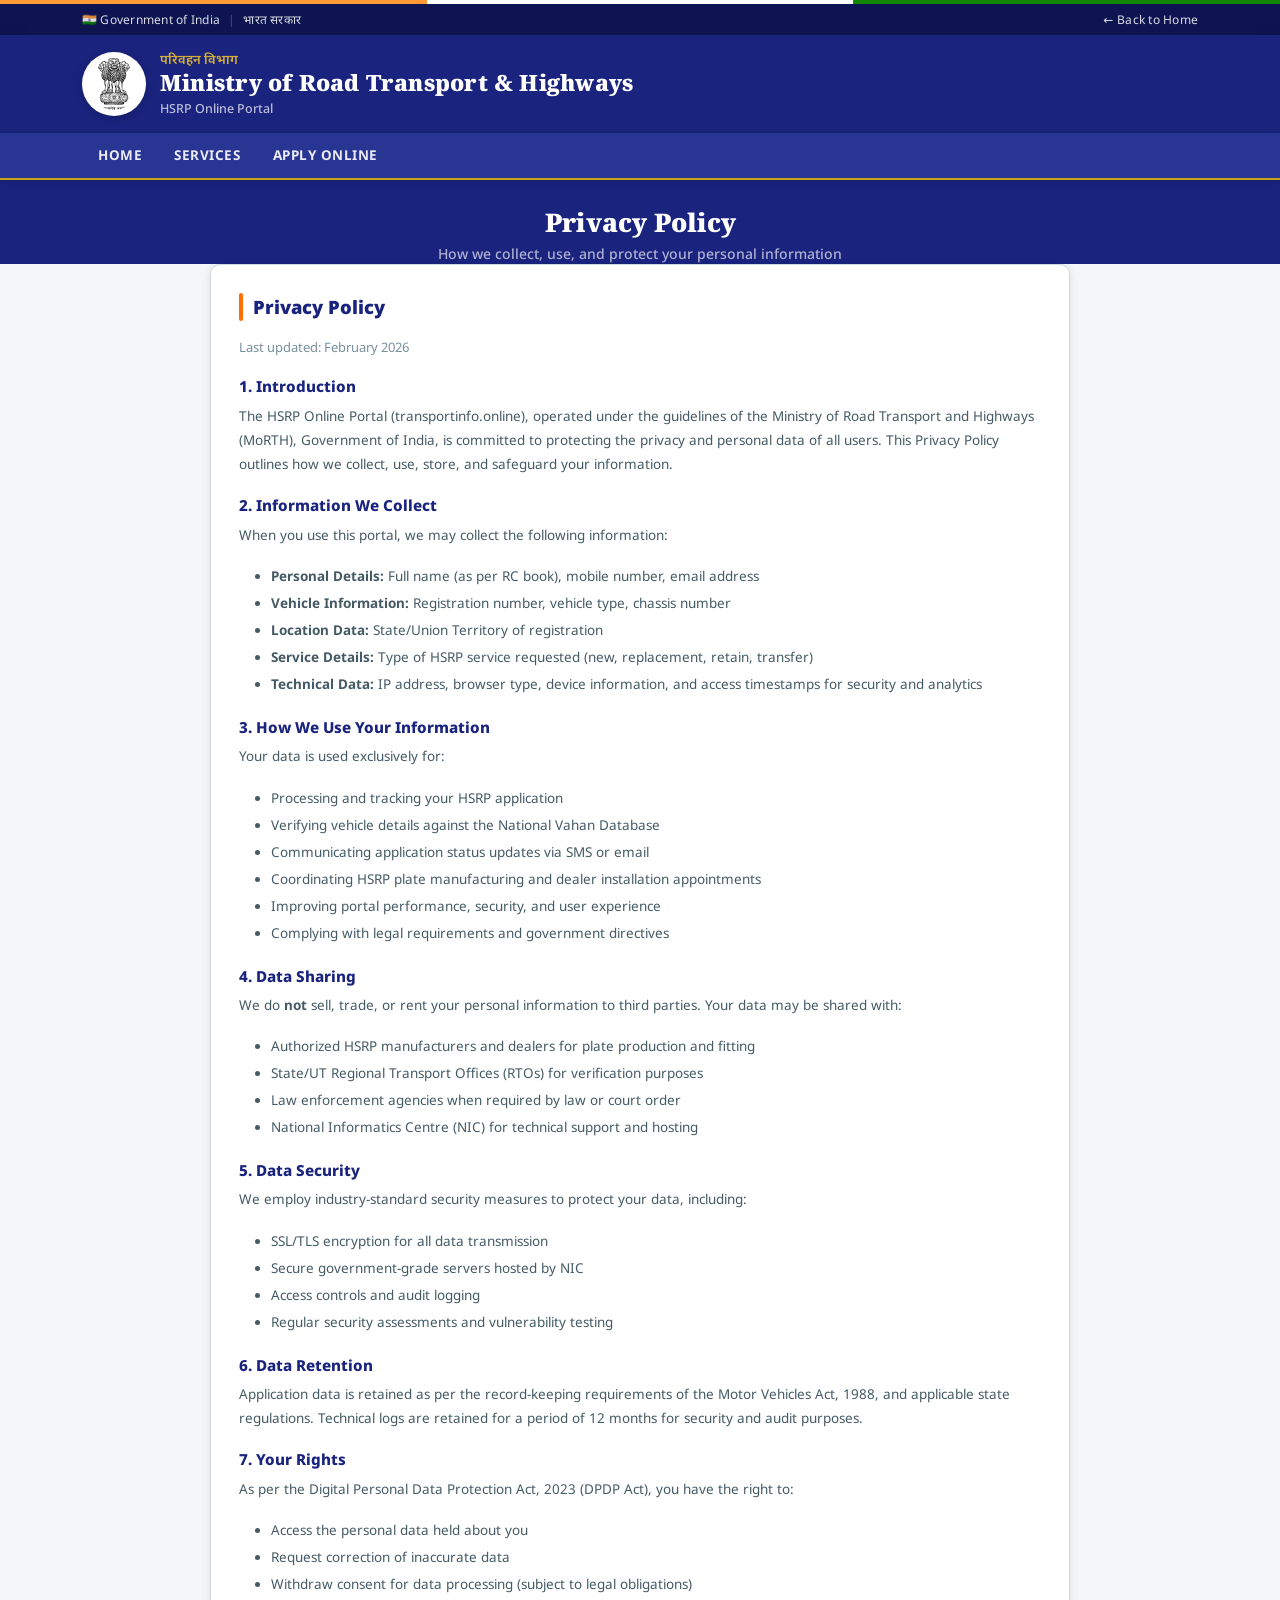
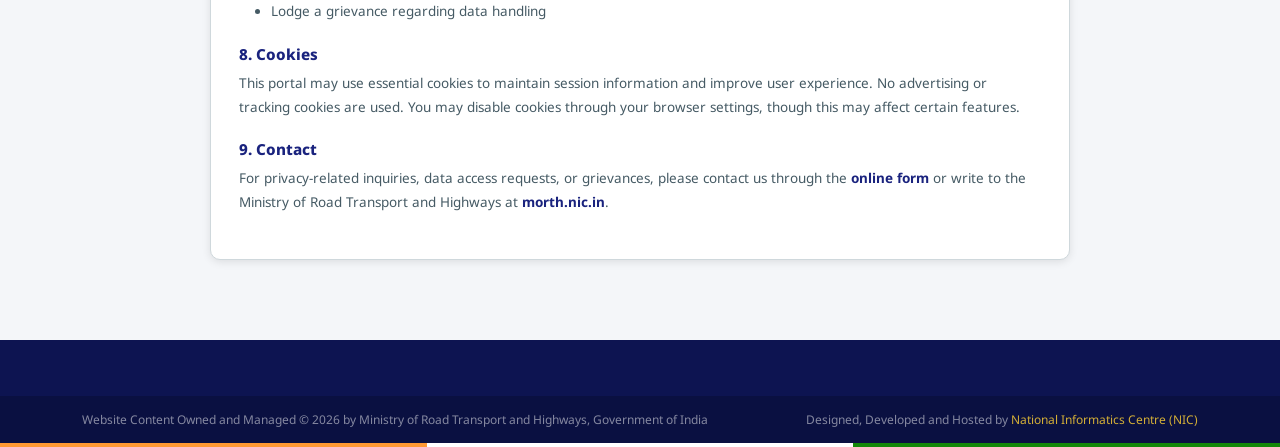
<file: privacy.html>
<!DOCTYPE html>
<html lang="en">

<head>
    <meta charset="UTF-8" />
    <meta name="viewport" content="width=device-width, initial-scale=1" />
    <title>Privacy Policy – HSRP Online Portal</title>
    <meta name="description"
        content="Privacy Policy for the HSRP Online Portal under Ministry of Road Transport and Highways, Government of India." />
    <link rel="icon" type="image/jpeg" href="images/favicon.jpg" />
    <link href="https://cdn.jsdelivr.net/npm/bootstrap@5.3.3/dist/css/bootstrap.min.css" rel="stylesheet" />
    <link rel="canonical" href="./privacy.html" />
    <link rel="stylesheet" href="https://cdn.jsdelivr.net/npm/bootstrap-icons@1.11.3/font/bootstrap-icons.min.css" />
    <link rel="stylesheet" href="css/styles.css" />
</head>

<body>

    <div class="tricolor-strip" aria-hidden="true"></div>

    <div class="gov-topbar">
        <div class="container">
            <div class="d-flex justify-content-between align-items-center flex-wrap">
                <div class="d-flex align-items-center flex-wrap">
                    <span>🇮🇳 Government of India</span>
                    <span class="separator">|</span>
                    <span>भारत सरकार</span>
                </div>
                <div class="d-flex align-items-center gap-2">
                    <a href="index.html">← Back to Home</a>
                </div>
            </div>
        </div>
    </div>

    <header class="main-header">
        <div class="container">
            <div class="d-flex justify-content-between align-items-center">
                <a href="index.html" class="header-brand" style="text-decoration:none;">
                    <img src="images/Emblem_of_India.svg" alt="National Emblem" class="header-emblem" width="64"
                        height="64" />
                    <div class="header-text">
                        <div class="header-hindi">परिवहन विभाग</div>
                        <h1>Ministry of Road Transport &amp; Highways</h1>
                        <div class="header-sub">HSRP Online Portal</div>
                    </div>
                </a>
                <button class="navbar-toggler d-lg-none header-toggler" type="button" data-bs-toggle="collapse"
                    data-bs-target="#mainNav" aria-controls="mainNav" aria-expanded="false"
                    aria-label="Toggle navigation">
                    <span class="navbar-toggler-icon"></span>
                </button>
            </div>
        </div>
    </header>

    <nav class="nav-main" role="navigation" aria-label="Primary navigation">
        <div class="container">
            <nav class="navbar navbar-expand-lg">
                <div class="collapse navbar-collapse" id="mainNav">
                    <ul class="navbar-nav me-auto">
                        <li class="nav-item"><a class="nav-link" href="index.html">Home</a></li>
                        <li class="nav-item"><a class="nav-link" href="index.html#services">Services</a></li>
                        <li class="nav-item"><a class="nav-link" href="enquiry.html">Apply Online</a></li>
                    </ul>
                </div>
            </nav>
        </div>
    </nav>

    <section class="page-header">
        <div class="container">
            <h1>Privacy Policy</h1>
            <p>How we collect, use, and protect your personal information</p>
        </div>
    </section>

    <section style="padding: 0 0 40px; background: var(--bg);">
        <div class="container">
            <div class="form-card" style="max-width:860px;">

                <div style="display:flex; align-items:center; gap:10px; margin-bottom:16px;">
                    <div style="width:4px; height:28px; background:#ff6f00; border-radius:2px;"></div>
                    <h2 style="font-weight:900; margin:0; font-size:1.15rem; color:#1a237e;">Privacy Policy</h2>
                </div>
                <p style="font-size:13px; color:#78909c; margin-bottom:20px;">Last updated: February 2026</p>

                <h5 style="color:var(--navy); font-weight:800; font-size:.95rem; margin-top:20px;">1. Introduction</h5>
                <p style="font-size:13.5px; line-height:1.8; color:#455a64;">The HSRP Online Portal
                    (transportinfo.online), operated under the guidelines of the Ministry of Road Transport and Highways
                    (MoRTH), Government of India, is committed to protecting the privacy and personal data of all users.
                    This Privacy Policy outlines how we collect, use, store, and safeguard your information.</p>

                <h5 style="color:var(--navy); font-weight:800; font-size:.95rem; margin-top:20px;">2. Information We
                    Collect</h5>
                <p style="font-size:13.5px; line-height:1.8; color:#455a64;">When you use this portal, we may collect
                    the following information:</p>
                <ul style="font-size:13.5px; line-height:2; color:#455a64;">
                    <li><strong>Personal Details:</strong> Full name (as per RC book), mobile number, email address</li>
                    <li><strong>Vehicle Information:</strong> Registration number, vehicle type, chassis number</li>
                    <li><strong>Location Data:</strong> State/Union Territory of registration</li>
                    <li><strong>Service Details:</strong> Type of HSRP service requested (new, replacement, retain,
                        transfer)</li>
                    <li><strong>Technical Data:</strong> IP address, browser type, device information, and access
                        timestamps for security and analytics</li>
                </ul>

                <h5 style="color:var(--navy); font-weight:800; font-size:.95rem; margin-top:20px;">3. How We Use Your
                    Information</h5>
                <p style="font-size:13.5px; line-height:1.8; color:#455a64;">Your data is used exclusively for:</p>
                <ul style="font-size:13.5px; line-height:2; color:#455a64;">
                    <li>Processing and tracking your HSRP application</li>
                    <li>Verifying vehicle details against the National Vahan Database</li>
                    <li>Communicating application status updates via SMS or email</li>
                    <li>Coordinating HSRP plate manufacturing and dealer installation appointments</li>
                    <li>Improving portal performance, security, and user experience</li>
                    <li>Complying with legal requirements and government directives</li>
                </ul>

                <h5 style="color:var(--navy); font-weight:800; font-size:.95rem; margin-top:20px;">4. Data Sharing</h5>
                <p style="font-size:13.5px; line-height:1.8; color:#455a64;">We do <strong>not</strong> sell, trade, or
                    rent your personal information to third parties. Your data may be shared with:</p>
                <ul style="font-size:13.5px; line-height:2; color:#455a64;">
                    <li>Authorized HSRP manufacturers and dealers for plate production and fitting</li>
                    <li>State/UT Regional Transport Offices (RTOs) for verification purposes</li>
                    <li>Law enforcement agencies when required by law or court order</li>
                    <li>National Informatics Centre (NIC) for technical support and hosting</li>
                </ul>

                <h5 style="color:var(--navy); font-weight:800; font-size:.95rem; margin-top:20px;">5. Data Security</h5>
                <p style="font-size:13.5px; line-height:1.8; color:#455a64;">We employ industry-standard security
                    measures to protect your data, including:</p>
                <ul style="font-size:13.5px; line-height:2; color:#455a64;">
                    <li>SSL/TLS encryption for all data transmission</li>
                    <li>Secure government-grade servers hosted by NIC</li>
                    <li>Access controls and audit logging</li>
                    <li>Regular security assessments and vulnerability testing</li>
                </ul>

                <h5 style="color:var(--navy); font-weight:800; font-size:.95rem; margin-top:20px;">6. Data Retention
                </h5>
                <p style="font-size:13.5px; line-height:1.8; color:#455a64;">Application data is retained as per the
                    record-keeping requirements of the Motor Vehicles Act, 1988, and applicable state regulations.
                    Technical logs are retained for a period of 12 months for security and audit purposes.</p>

                <h5 style="color:var(--navy); font-weight:800; font-size:.95rem; margin-top:20px;">7. Your Rights</h5>
                <p style="font-size:13.5px; line-height:1.8; color:#455a64;">As per the Digital Personal Data Protection
                    Act, 2023 (DPDP Act), you have the right to:</p>
                <ul style="font-size:13.5px; line-height:2; color:#455a64;">
                    <li>Access the personal data held about you</li>
                    <li>Request correction of inaccurate data</li>
                    <li>Withdraw consent for data processing (subject to legal obligations)</li>
                    <li>Lodge a grievance regarding data handling</li>
                </ul>

                <h5 style="color:var(--navy); font-weight:800; font-size:.95rem; margin-top:20px;">8. Cookies</h5>
                <p style="font-size:13.5px; line-height:1.8; color:#455a64;">This portal may use essential cookies to
                    maintain session information and improve user experience. No advertising or tracking cookies are
                    used. You may disable cookies through your browser settings, though this may affect certain
                    features.</p>

                <h5 style="color:var(--navy); font-weight:800; font-size:.95rem; margin-top:20px;">9. Contact</h5>
                <p style="font-size:13.5px; line-height:1.8; color:#455a64;">For privacy-related inquiries, data access
                    requests, or grievances, please contact us through the <a href="enquiry.html"
                        style="color:var(--navy); font-weight:700;">online form</a> or write to the Ministry of Road
                    Transport and Highways at <a href="https://morth.nic.in/" target="_blank" rel="noopener"
                        style="color:var(--navy); font-weight:700;">morth.nic.in</a>.</p>

            </div>
        </div>
    </section>

    <footer class="site-footer" role="contentinfo">
        <div class="footer-bottom">
            <div class="container">
                <div class="d-flex flex-wrap justify-content-between gap-2">
                    <span>Website Content Owned and Managed &copy; 2026 by Ministry of Road Transport and Highways,
                        Government of India</span>
                    <span>Designed, Developed and Hosted by <a href="https://www.nic.in/" target="_blank" rel="noopener"
                            style="color:var(--gold-light);">National Informatics Centre (NIC)</a></span>
                </div>
            </div>
        </div>
    </footer>

    <button class="back-to-top" id="backToTop" aria-label="Back to top" title="Back to top">↑</button>
    <div class="tricolor-strip" aria-hidden="true"></div>

    <script src="https://cdn.jsdelivr.net/npm/bootstrap@5.3.3/dist/js/bootstrap.bundle.min.js"></script>
    <script src="js/main.js"></script>
</body>

</html>
</file>
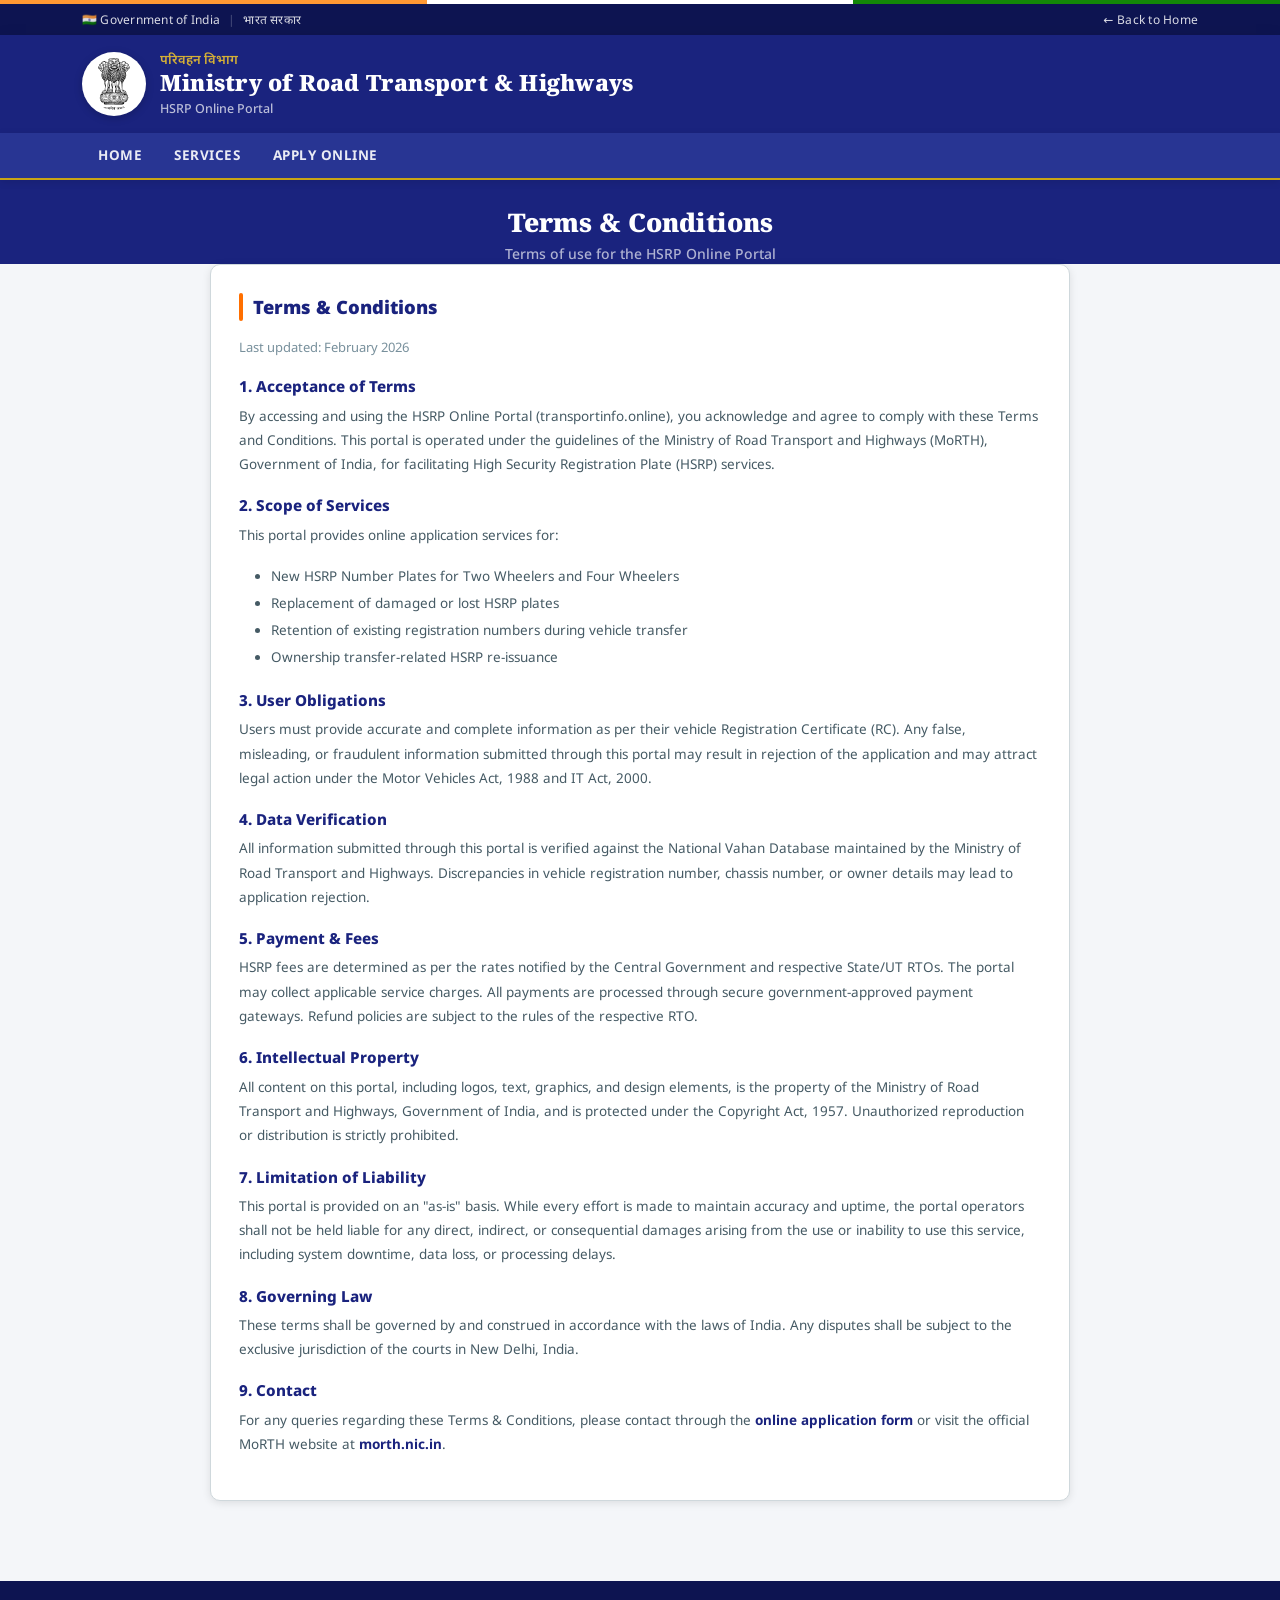
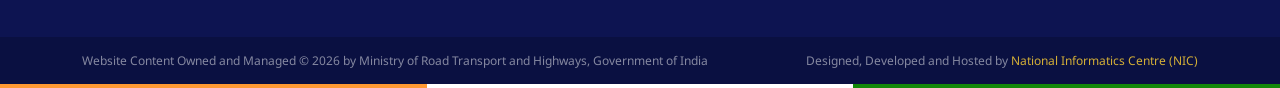
<file: terms.html>
<!DOCTYPE html>
<html lang="en">

<head>
    <meta charset="UTF-8" />
    <meta name="viewport" content="width=device-width, initial-scale=1" />
    <title>Terms &amp; Conditions – HSRP Online Portal</title>
    <meta name="description"
        content="Terms and Conditions for using the HSRP Online Portal under Ministry of Road Transport and Highways." />
    <link rel="icon" type="image/jpeg" href="images/favicon.jpg" />
    <link href="https://cdn.jsdelivr.net/npm/bootstrap@5.3.3/dist/css/bootstrap.min.css" rel="stylesheet" />
    <link rel="canonical" href="./terms.html" />
    <link rel="stylesheet" href="https://cdn.jsdelivr.net/npm/bootstrap-icons@1.11.3/font/bootstrap-icons.min.css" />
    <link rel="stylesheet" href="css/styles.css" />
</head>

<body>

    <div class="tricolor-strip" aria-hidden="true"></div>

    <div class="gov-topbar">
        <div class="container">
            <div class="d-flex justify-content-between align-items-center flex-wrap">
                <div class="d-flex align-items-center flex-wrap">
                    <span>🇮🇳 Government of India</span>
                    <span class="separator">|</span>
                    <span>भारत सरकार</span>
                </div>
                <div class="d-flex align-items-center gap-2">
                    <a href="index.html">← Back to Home</a>
                </div>
            </div>
        </div>
    </div>

    <header class="main-header">
        <div class="container">
            <div class="d-flex justify-content-between align-items-center">
                <a href="index.html" class="header-brand" style="text-decoration:none;">
                    <img src="images/Emblem_of_India.svg" alt="National Emblem" class="header-emblem" width="64"
                        height="64" />
                    <div class="header-text">
                        <div class="header-hindi">परिवहन विभाग</div>
                        <h1>Ministry of Road Transport &amp; Highways</h1>
                        <div class="header-sub">HSRP Online Portal</div>
                    </div>
                </a>
                <button class="navbar-toggler d-lg-none header-toggler" type="button" data-bs-toggle="collapse"
                    data-bs-target="#mainNav" aria-controls="mainNav" aria-expanded="false"
                    aria-label="Toggle navigation">
                    <span class="navbar-toggler-icon"></span>
                </button>
            </div>
        </div>
    </header>

    <nav class="nav-main" role="navigation" aria-label="Primary navigation">
        <div class="container">
            <nav class="navbar navbar-expand-lg">
                <div class="collapse navbar-collapse" id="mainNav">
                    <ul class="navbar-nav me-auto">
                        <li class="nav-item"><a class="nav-link" href="index.html">Home</a></li>
                        <li class="nav-item"><a class="nav-link" href="index.html#services">Services</a></li>
                        <li class="nav-item"><a class="nav-link" href="enquiry.html">Apply Online</a></li>
                    </ul>
                </div>
            </nav>
        </div>
    </nav>

    <section class="page-header">
        <div class="container">
            <h1>Terms &amp; Conditions</h1>
            <p>Terms of use for the HSRP Online Portal</p>
        </div>
    </section>

    <section style="padding: 0 0 40px; background: var(--bg);">
        <div class="container">
            <div class="form-card" style="max-width:860px;">

                <div style="display:flex; align-items:center; gap:10px; margin-bottom:16px;">
                    <div style="width:4px; height:28px; background:#ff6f00; border-radius:2px;"></div>
                    <h2 style="font-weight:900; margin:0; font-size:1.15rem; color:#1a237e;">Terms &amp; Conditions</h2>
                </div>
                <p style="font-size:13px; color:#78909c; margin-bottom:20px;">Last updated: February 2026</p>

                <h5 style="color:var(--navy); font-weight:800; font-size:.95rem; margin-top:20px;">1. Acceptance of
                    Terms</h5>
                <p style="font-size:13.5px; line-height:1.8; color:#455a64;">By accessing and using the HSRP Online
                    Portal (transportinfo.online), you acknowledge and agree to comply with these Terms and Conditions.
                    This portal is operated under the guidelines of the Ministry of Road Transport and Highways (MoRTH),
                    Government of India, for facilitating High Security Registration Plate (HSRP) services.</p>

                <h5 style="color:var(--navy); font-weight:800; font-size:.95rem; margin-top:20px;">2. Scope of Services
                </h5>
                <p style="font-size:13.5px; line-height:1.8; color:#455a64;">This portal provides online application
                    services for:</p>
                <ul style="font-size:13.5px; line-height:2; color:#455a64;">
                    <li>New HSRP Number Plates for Two Wheelers and Four Wheelers</li>
                    <li>Replacement of damaged or lost HSRP plates</li>
                    <li>Retention of existing registration numbers during vehicle transfer</li>
                    <li>Ownership transfer-related HSRP re-issuance</li>
                </ul>

                <h5 style="color:var(--navy); font-weight:800; font-size:.95rem; margin-top:20px;">3. User Obligations
                </h5>
                <p style="font-size:13.5px; line-height:1.8; color:#455a64;">Users must provide accurate and complete
                    information as per their vehicle Registration Certificate (RC). Any false, misleading, or fraudulent
                    information submitted through this portal may result in rejection of the application and may attract
                    legal action under the Motor Vehicles Act, 1988 and IT Act, 2000.</p>

                <h5 style="color:var(--navy); font-weight:800; font-size:.95rem; margin-top:20px;">4. Data Verification
                </h5>
                <p style="font-size:13.5px; line-height:1.8; color:#455a64;">All information submitted through this
                    portal is verified against the National Vahan Database maintained by the Ministry of Road Transport
                    and Highways. Discrepancies in vehicle registration number, chassis number, or owner details may
                    lead to application rejection.</p>

                <h5 style="color:var(--navy); font-weight:800; font-size:.95rem; margin-top:20px;">5. Payment &amp; Fees
                </h5>
                <p style="font-size:13.5px; line-height:1.8; color:#455a64;">HSRP fees are determined as per the rates
                    notified by the Central Government and respective State/UT RTOs. The portal may collect applicable
                    service charges. All payments are processed through secure government-approved payment gateways.
                    Refund policies are subject to the rules of the respective RTO.</p>

                <h5 style="color:var(--navy); font-weight:800; font-size:.95rem; margin-top:20px;">6. Intellectual
                    Property</h5>
                <p style="font-size:13.5px; line-height:1.8; color:#455a64;">All content on this portal, including
                    logos, text, graphics, and design elements, is the property of the Ministry of Road Transport and
                    Highways, Government of India, and is protected under the Copyright Act, 1957. Unauthorized
                    reproduction or distribution is strictly prohibited.</p>

                <h5 style="color:var(--navy); font-weight:800; font-size:.95rem; margin-top:20px;">7. Limitation of
                    Liability</h5>
                <p style="font-size:13.5px; line-height:1.8; color:#455a64;">This portal is provided on an "as-is"
                    basis. While every effort is made to maintain accuracy and uptime, the portal operators shall not be
                    held liable for any direct, indirect, or consequential damages arising from the use or inability to
                    use this service, including system downtime, data loss, or processing delays.</p>

                <h5 style="color:var(--navy); font-weight:800; font-size:.95rem; margin-top:20px;">8. Governing Law</h5>
                <p style="font-size:13.5px; line-height:1.8; color:#455a64;">These terms shall be governed by and
                    construed in accordance with the laws of India. Any disputes shall be subject to the exclusive
                    jurisdiction of the courts in New Delhi, India.</p>

                <h5 style="color:var(--navy); font-weight:800; font-size:.95rem; margin-top:20px;">9. Contact</h5>
                <p style="font-size:13.5px; line-height:1.8; color:#455a64;">For any queries regarding these Terms &amp;
                    Conditions, please contact through the <a href="enquiry.html"
                        style="color:var(--navy); font-weight:700;">online application form</a> or visit the official
                    MoRTH website at <a href="https://morth.nic.in/" target="_blank" rel="noopener"
                        style="color:var(--navy); font-weight:700;">morth.nic.in</a>.</p>

            </div>
        </div>
    </section>

    <footer class="site-footer" role="contentinfo">
        <div class="footer-bottom">
            <div class="container">
                <div class="d-flex flex-wrap justify-content-between gap-2">
                    <span>Website Content Owned and Managed &copy; 2026 by Ministry of Road Transport and Highways,
                        Government of India</span>
                    <span>Designed, Developed and Hosted by <a href="https://www.nic.in/" target="_blank" rel="noopener"
                            style="color:var(--gold-light);">National Informatics Centre (NIC)</a></span>
                </div>
            </div>
        </div>
    </footer>

    <button class="back-to-top" id="backToTop" aria-label="Back to top" title="Back to top">↑</button>
    <div class="tricolor-strip" aria-hidden="true"></div>

    <script src="https://cdn.jsdelivr.net/npm/bootstrap@5.3.3/dist/js/bootstrap.bundle.min.js"></script>
    <script src="js/main.js"></script>
</body>

</html>
</file>
<file: css/styles.css>
/* ============================================================
   TRANSPORT DEPARTMENT – Government Portal
   Official Indian Government Aesthetic
   ============================================================ */

@import url('https://fonts.googleapis.com/css2?family=Noto+Sans:wght@400;500;600;700;800;900&family=Noto+Serif:wght@700;900&display=swap');

/* ---------- Design Tokens ---------- */
:root {
    /* Government Colors */
    --navy: #1a237e;
    --navy-dark: #0d1451;
    --navy-light: #283593;
    --saffron: #ff6f00;
    --saffron-light: #ff8f00;
    --green-india: #137333;
    --white: #ffffff;
    --gold: #c8a415;
    --gold-light: #d4af37;

    /* Neutral */
    --bg: #f4f6f9;
    --bg-alt: #ebeef3;
    --card: #ffffff;
    --ink: #1a1a2e;
    --ink-light: #37474f;
    --muted: #546e7a;
    --border: #cfd8dc;
    --border-light: #e0e6ea;

    /* Shadows */
    --shadow-sm: 0 1px 3px rgba(0, 0, 0, .08);
    --shadow: 0 2px 8px rgba(0, 0, 0, .1);
    --shadow-md: 0 4px 16px rgba(0, 0, 0, .12);
    --shadow-lg: 0 8px 32px rgba(0, 0, 0, .15);

    /* Spacing & Radius */
    --radius: 6px;
    --radius-md: 10px;
    --radius-lg: 14px;

    /* Typography */
    --font: 'Noto Sans', 'Segoe UI', system-ui, -apple-system, sans-serif;
    --font-heading: 'Noto Serif', Georgia, serif;

    --transition: 0.25s ease;
}

/* ---------- Reset ---------- */
*,
*::before,
*::after {
    box-sizing: border-box;
}

html {
    scroll-behavior: smooth;
    -webkit-font-smoothing: antialiased;
}

body {
    margin: 0;
    padding: 0;
    font-family: var(--font);
    font-size: 15px;
    color: var(--ink);
    background: var(--bg);
    line-height: 1.6;
}

img {
    max-width: 100%;
    height: auto;
    display: block;
}

a {
    text-decoration: none;
    color: inherit;
}

/* ============================================================
   TOP TRICOLOR STRIP
   ============================================================ */
.tricolor-strip {
    height: 4px;
    background: linear-gradient(90deg,
            #ff9933 0%, #ff9933 33.33%,
            #ffffff 33.33%, #ffffff 66.66%,
            #138808 66.66%, #138808 100%);
    position: relative;
    z-index: 9999;
}

/* ============================================================
   GOVERNMENT TOP BAR
   ============================================================ */
.gov-topbar {
    background: var(--navy-dark);
    color: rgba(255, 255, 255, .85);
    font-size: 12px;
    padding: 6px 0;
    letter-spacing: .02em;
}

.gov-topbar a {
    color: rgba(255, 255, 255, .85);
    transition: color var(--transition);
}

.gov-topbar a:hover {
    color: var(--gold-light);
}

.gov-topbar .separator {
    opacity: .3;
    margin: 0 8px;
}

/* ============================================================
   MAIN HEADER
   ============================================================ */
/* Hamburger in header for mobile */
.header-toggler {
    border: 2px solid #fff;
    padding: 6px 10px;
    background: #fff;
    border-radius: var(--radius);
}

.header-toggler:focus {
    box-shadow: 0 0 0 3px rgba(212, 175, 55, .5);
    outline: none;
}

.header-toggler .navbar-toggler-icon {
    filter: none;
    width: 22px;
    height: 22px;
    background-image: url("data:image/svg+xml,%3csvg xmlns='http://www.w3.org/2000/svg' viewBox='0 0 30 30'%3e%3cpath stroke='%231a237e' stroke-linecap='round' stroke-miterlimit='10' stroke-width='3' d='M4 7h22M4 15h22M4 23h22'/%3e%3c/svg%3e");
}

.main-header {
    background: var(--navy);
    color: var(--white);
    padding: 14px 0;
    box-shadow: var(--shadow-md);
    position: relative;
}

.header-brand {
    display: flex;
    align-items: center;
    gap: 14px;
}

.header-emblem {
    width: 64px;
    height: 64px;
    flex: 0 0 auto;
    background: #fff;
    border-radius: 50%;
    padding: 6px;
    object-fit: contain;
    box-shadow: 0 2px 8px rgba(0, 0, 0, .2);
}

.header-text h1 {
    font-family: var(--font-heading);
    font-size: 1.4rem;
    font-weight: 900;
    margin: 0;
    line-height: 1.2;
    letter-spacing: .01em;
}

.header-text .header-sub {
    font-size: 12.5px;
    color: rgba(255, 255, 255, .7);
    margin: 2px 0 0;
    font-weight: 500;
}

.header-text .header-hindi {
    font-size: 13px;
    color: var(--gold-light);
    font-weight: 600;
}

.header-right {
    display: flex;
    align-items: center;
    gap: 12px;
}

.header-right .badge-official {
    background: rgba(255, 255, 255, .12);
    border: 1px solid rgba(255, 255, 255, .2);
    border-radius: var(--radius);
    padding: 6px 12px;
    font-size: 11px;
    font-weight: 700;
    color: var(--gold-light);
    text-transform: uppercase;
    letter-spacing: .08em;
}

/* ============================================================
   NAVIGATION BAR
   ============================================================ */
.nav-main {
    background: var(--navy-light);
    border-bottom: 2px solid var(--gold);
    position: sticky;
    top: 0;
    z-index: 1050;
    box-shadow: var(--shadow);
}

.nav-main .navbar {
    padding: 0;
    display: flex;
    align-items: center;
    justify-content: space-between;
}

.nav-main .navbar-toggler {
    border: 1px solid rgba(255, 255, 255, .4);
    padding: 6px 10px;
    margin-left: auto;
    order: 2;
    background: rgba(255, 255, 255, .08);
}

.nav-main .navbar-toggler:focus {
    box-shadow: 0 0 0 3px rgba(212, 175, 55, .4);
    outline: none;
}

.nav-main .navbar-toggler-icon {
    filter: invert(1);
    width: 22px;
    height: 22px;
}

.nav-main .navbar-collapse {
    order: 1;
}

/* Mobile dropdown background */
@media (max-width: 991.98px) {
    .nav-main .navbar-collapse {
        background: var(--navy-light);
        border-top: 1px solid rgba(255, 255, 255, .1);
        padding: 8px 0;
        order: 3;
        flex-basis: 100%;
    }

    .nav-main .navbar {
        flex-wrap: wrap;
    }

    .nav-cta-btn {
        margin: 8px 16px 12px !important;
        display: block !important;
        text-align: center;
    }
}

.nav-main .nav-link {
    color: rgba(255, 255, 255, .9) !important;
    font-weight: 700;
    font-size: 13.5px;
    padding: 12px 16px !important;
    text-transform: uppercase;
    letter-spacing: .04em;
    position: relative;
    transition: background var(--transition), color var(--transition);
}

.nav-main .nav-link:hover,
.nav-main .nav-link.active {
    background: rgba(255, 255, 255, .1);
    color: var(--gold-light) !important;
}

.nav-main .nav-link::after {
    content: '';
    position: absolute;
    bottom: 0;
    left: 50%;
    width: 0;
    height: 2px;
    background: var(--gold);
    transition: width var(--transition), left var(--transition);
}

.nav-main .nav-link:hover::after {
    width: 80%;
    left: 10%;
}

.nav-cta-btn {
    background: var(--saffron) !important;
    color: #fff !important;
    border: none !important;
    border-radius: var(--radius) !important;
    font-weight: 800 !important;
    font-size: 13px !important;
    padding: 8px 18px !important;
    text-transform: uppercase;
    letter-spacing: .04em;
    transition: background var(--transition), transform var(--transition);
}

.nav-cta-btn:hover {
    background: var(--saffron-light) !important;
    transform: translateY(-1px);
}

/* ============================================================
   ANNOUNCEMENT / TICKER BAR
   ============================================================ */
.ticker-bar {
    background: #fff3e0;
    border-bottom: 1px solid #ffe0b2;
    padding: 8px 0;
    font-size: 13px;
    font-weight: 600;
    color: #e65100;
    overflow: hidden;
}

.ticker-content {
    display: flex;
    align-items: center;
    position: relative;
}

.ticker-bar .ticker-label {
    background: var(--saffron);
    color: #fff;
    padding: 3px 12px;
    border-radius: var(--radius);
    font-size: 11px;
    font-weight: 800;
    text-transform: uppercase;
    letter-spacing: .06em;
    flex: 0 0 auto;
    z-index: 2;
    position: relative;
}

.ticker-scroll-area {
    overflow: hidden;
    flex: 1;
    margin-left: 12px;
}

@keyframes ticker-scroll {
    0% {
        transform: translateX(100%);
    }

    100% {
        transform: translateX(-100%);
    }
}

.ticker-text {
    white-space: nowrap;
    display: inline-block;
    animation: ticker-scroll 18s linear infinite;
}

/* ============================================================
   HERO BANNER
   ============================================================ */
.hero-banner {
    background: linear-gradient(135deg, var(--navy) 0%, var(--navy-dark) 100%);
    padding: 0;
    position: relative;
    overflow: hidden;
}

.hero-banner::before {
    content: '';
    position: absolute;
    top: -50%;
    right: -20%;
    width: 600px;
    height: 600px;
    border-radius: 50%;
    background: radial-gradient(circle, rgba(200, 164, 21, .08) 0%, transparent 70%);
    pointer-events: none;
}

.hero-banner-img {
    width: 100%;
    max-height: 340px;
    object-fit: cover;
    display: block;
}

/* ============================================================
   MINISTRY CARDS STRIP
   ============================================================ */
.ministry-strip {
    background: var(--white);
    border-bottom: 1px solid var(--border);
    padding: 20px 0;
    box-shadow: var(--shadow-sm);
}

.ministry-card {
    display: flex;
    align-items: center;
    gap: 12px;
    padding: 14px 16px;
    background: var(--bg);
    border: 1px solid var(--border-light);
    border-radius: var(--radius-md);
    height: 100%;
    transition: box-shadow var(--transition), border-color var(--transition);
}

.ministry-card:hover {
    box-shadow: var(--shadow);
    border-color: var(--navy);
}

.ministry-icon {
    width: 48px;
    height: 48px;
    border-radius: var(--radius);
    display: grid;
    place-items: center;
    font-size: 22px;
    flex: 0 0 auto;
}

.ministry-icon.road {
    background: #e3f2fd;
    color: #1565c0;
}

.ministry-icon.rail {
    background: #fce4ec;
    color: #c62828;
}

.ministry-icon.ship {
    background: #e0f2f1;
    color: #00695c;
}

.ministry-icon.air {
    background: #f3e5f5;
    color: #6a1b9a;
}

.ministry-card h6 {
    font-weight: 800;
    font-size: 13px;
    margin: 0;
    color: var(--ink);
    line-height: 1.3;
}

.ministry-card small {
    color: var(--muted);
    font-size: 11px;
    font-weight: 500;
}

/* ============================================================
   SERVICE TILES
   ============================================================ */
.service-section {
    padding: 32px 0;
}

.service-section .section-header {
    border-left: 4px solid var(--saffron);
    padding-left: 14px;
    margin-bottom: 22px;
}

.service-section .section-header h2 {
    font-family: var(--font-heading);
    font-weight: 900;
    font-size: 1.5rem;
    margin: 0;
    color: var(--navy);
}

.service-section .section-header p {
    color: var(--muted);
    font-weight: 500;
    margin: 4px 0 0;
    font-size: 14px;
}

.service-card {
    background: var(--card);
    border: 1px solid var(--border);
    border-radius: var(--radius-md);
    padding: 22px;
    height: 100%;
    position: relative;
    overflow: hidden;
    transition: box-shadow var(--transition), transform var(--transition);
    box-shadow: var(--shadow-sm);
}

.service-card::before {
    content: '';
    position: absolute;
    top: 0;
    left: 0;
    right: 0;
    height: 3px;
}

.service-card.saffron-top::before {
    background: var(--saffron);
}

.service-card.navy-top::before {
    background: var(--navy);
}

.service-card.green-top::before {
    background: var(--green-india);
}

.service-card:hover {
    transform: translateY(-3px);
    box-shadow: var(--shadow-md);
}

.service-card .service-icon {
    width: 52px;
    height: 52px;
    border-radius: var(--radius-md);
    display: grid;
    place-items: center;
    font-size: 24px;
    margin-bottom: 14px;
}

.service-card .service-icon.bg-saffron {
    background: #fff3e0;
}

.service-card .service-icon.bg-navy {
    background: #e8eaf6;
}

.service-card .service-icon.bg-green {
    background: #e8f5e9;
}

.service-card h3 {
    font-weight: 800;
    font-size: 1.05rem;
    margin: 0 0 8px;
    color: var(--navy);
}

.service-card p {
    color: var(--muted);
    font-size: 13.5px;
    font-weight: 500;
    margin: 0 0 14px;
}

.service-card .btn-service {
    display: inline-flex;
    align-items: center;
    gap: 6px;
    padding: 8px 16px;
    border-radius: var(--radius);
    font-weight: 700;
    font-size: 13px;
    border: 1px solid var(--navy);
    color: var(--navy);
    background: transparent;
    transition: all var(--transition);
    cursor: pointer;
}

.service-card .btn-service:hover {
    background: var(--navy);
    color: #fff;
}

/* ============================================================
   STEPS – How It Works
   ============================================================ */
.steps-section {
    padding: 32px 0;
    background: var(--white);
    border-top: 1px solid var(--border);
    border-bottom: 1px solid var(--border);
}

.step-card {
    text-align: center;
    padding: 22px 16px;
}

.step-number {
    width: 44px;
    height: 44px;
    border-radius: 50%;
    background: var(--navy);
    color: var(--gold-light);
    font-weight: 900;
    font-size: 18px;
    display: grid;
    place-items: center;
    margin: 0 auto 14px;
    box-shadow: 0 4px 12px rgba(26, 35, 126, .25);
}

.step-card h4 {
    font-weight: 800;
    font-size: 1rem;
    color: var(--ink);
    margin: 0 0 6px;
}

.step-card p {
    color: var(--muted);
    font-size: 13.5px;
    font-weight: 500;
    margin: 0;
}

.step-connector {
    display: flex;
    align-items: center;
    justify-content: center;
    color: var(--border);
    font-size: 28px;
    font-weight: 300;
}

/* ============================================================
   FEATURES SECTION
   ============================================================ */
.features-section {
    padding: 32px 0;
}

.feature-card {
    background: var(--card);
    border: 1px solid var(--border);
    border-radius: var(--radius-md);
    padding: 20px;
    height: 100%;
    box-shadow: var(--shadow-sm);
    transition: box-shadow var(--transition), transform var(--transition);
}

.feature-card:hover {
    box-shadow: var(--shadow);
    transform: translateY(-2px);
}

.feature-icon {
    width: 40px;
    height: 40px;
    border-radius: var(--radius);
    display: grid;
    place-items: center;
    font-size: 18px;
    background: #e8eaf6;
    margin-bottom: 12px;
    flex: 0 0 auto;
}

.feature-card h5 {
    font-weight: 800;
    font-size: .95rem;
    margin: 0 0 6px;
    color: var(--navy);
}

.feature-card p {
    color: var(--muted);
    font-size: 13px;
    font-weight: 500;
    margin: 0 0 10px;
}

.feature-card ul {
    padding-left: 16px;
    margin: 0;
}

.feature-card ul li {
    color: var(--ink-light);
    font-size: 12.5px;
    font-weight: 500;
    margin-bottom: 3px;
}

/* ============================================================
   CTA BANNER
   ============================================================ */
.cta-banner {
    background: linear-gradient(135deg, var(--navy) 0%, var(--navy-light) 100%);
    border-radius: var(--radius-lg);
    padding: 24px 28px;
    display: flex;
    align-items: center;
    justify-content: space-between;
    gap: 16px;
    box-shadow: var(--shadow-md);
    margin: 12px 0;
}

.cta-banner h4 {
    color: var(--white);
    font-weight: 800;
    margin: 0 0 4px;
    font-size: 1.05rem;
}

.cta-banner p {
    color: rgba(255, 255, 255, .7);
    font-weight: 500;
    margin: 0;
    font-size: 13.5px;
}

.cta-banner .btn-cta {
    background: var(--saffron);
    color: #fff;
    border: none;
    border-radius: var(--radius);
    padding: 10px 22px;
    font-weight: 800;
    font-size: 13.5px;
    cursor: pointer;
    white-space: nowrap;
    transition: background var(--transition), transform var(--transition);
}

.cta-banner .btn-cta:hover {
    background: var(--saffron-light);
    transform: translateY(-1px);
}

/* ============================================================
   QUICK LINKS / STATS BAR
   ============================================================ */
.stats-bar {
    background: var(--bg-alt);
    border-top: 1px solid var(--border);
    border-bottom: 1px solid var(--border);
    padding: 20px 0;
}

.stat-item {
    text-align: center;
    padding: 10px;
}

.stat-item .stat-num {
    font-weight: 900;
    font-size: 1.8rem;
    color: var(--navy);
    line-height: 1;
    margin-bottom: 4px;
    font-family: var(--font-heading);
}

.stat-item .stat-label {
    font-size: 12px;
    color: var(--muted);
    font-weight: 600;
    text-transform: uppercase;
    letter-spacing: .05em;
}

/* ============================================================
   FOOTER
   ============================================================ */
.site-footer {
    background: var(--navy-dark);
    color: rgba(255, 255, 255, .85);
    padding: 32px 0 0;
}

.footer-brand {
    display: flex;
    align-items: center;
    gap: 12px;
    margin-bottom: 14px;
}

.footer-brand img {
    width: 56px;
    height: 56px;
    background: #fff;
    border-radius: 50%;
    padding: 5px;
    object-fit: contain;
    box-shadow: 0 2px 8px rgba(0, 0, 0, .2);
}

.footer-brand h5 {
    font-family: var(--font-heading);
    font-weight: 800;
    font-size: .95rem;
    margin: 0;
}

.footer-brand small {
    color: rgba(255, 255, 255, .55);
    font-size: 12px;
}

/* Social icon buttons */
.footer-social {
    display: flex;
    gap: 10px;
    margin-top: 10px;
}

.social-btn {
    display: inline-flex;
    align-items: center;
    justify-content: center;
    width: 36px;
    height: 36px;
    border-radius: 50%;
    background: rgba(255, 255, 255, .12);
    color: #fff;
    font-size: 16px;
    transition: background var(--transition), transform var(--transition);
    text-decoration: none;
}

.social-btn:hover {
    background: var(--gold);
    color: var(--navy);
    transform: translateY(-2px);
}

.footer-heading {
    color: var(--gold-light);
    font-weight: 800;
    font-size: 13px;
    text-transform: uppercase;
    letter-spacing: .06em;
    margin-bottom: 12px;
    padding-bottom: 8px;
    border-bottom: 1px solid rgba(255, 255, 255, .1);
}

.footer-links {
    list-style: none;
    padding: 0;
    margin: 0;
}

.footer-links li {
    margin-bottom: 6px;
}

.footer-links a {
    color: rgba(255, 255, 255, .65);
    font-size: 13px;
    font-weight: 500;
    transition: color var(--transition);
}

.footer-links a:hover {
    color: var(--gold-light);
}

.footer-bottom {
    background: rgba(0, 0, 0, .2);
    padding: 14px 0;
    margin-top: 24px;
    font-size: 12px;
    color: rgba(255, 255, 255, .5);
}

.footer-bottom a {
    color: rgba(255, 255, 255, .6);
}

.footer-bottom a:hover {
    color: var(--gold-light);
}

.footer-policy-links {
    display: flex;
    justify-content: center;
    gap: 12px;
    margin-top: 8px;
    flex-wrap: nowrap;
}

.footer-policy-links a {
    white-space: nowrap;
    font-size: 11.5px;
}

/* ============================================================
   FORM PAGE
   ============================================================ */
.page-header {
    background: var(--navy);
    color: #fff;
    padding: 28px 0;
    text-align: center;
}

.page-header h1 {
    font-family: var(--font-heading);
    font-weight: 900;
    font-size: 1.6rem;
    margin: 0 0 4px;
}

.page-header p {
    color: rgba(255, 255, 255, .65);
    font-weight: 500;
    margin: 0;
    font-size: 14px;
}

.form-card {
    background: var(--card);
    border: 1px solid var(--border);
    border-radius: var(--radius-md);
    padding: 28px;
    box-shadow: var(--shadow);
    max-width: 620px;
    margin: -30px auto 40px;
    position: relative;
    z-index: 2;
}

.form-card .form-label {
    font-weight: 700;
    font-size: 13px;
    color: var(--ink);
    margin-bottom: 4px;
}

.form-card .form-control,
.form-card .form-select {
    border-radius: var(--radius);
    border: 1px solid var(--border);
    padding: 10px 14px;
    font-weight: 500;
    font-size: 14px;
    font-family: var(--font);
    transition: border-color var(--transition), box-shadow var(--transition);
}

.form-card .form-control:focus,
.form-card .form-select:focus {
    border-color: var(--navy);
    box-shadow: 0 0 0 3px rgba(26, 35, 126, .1);
}

.btn-submit {
    width: 100%;
    padding: 12px;
    border-radius: var(--radius);
    font-weight: 800;
    font-size: 14px;
    background: var(--navy);
    border: none;
    color: #fff;
    cursor: pointer;
    text-transform: uppercase;
    letter-spacing: .04em;
    transition: background var(--transition), transform var(--transition);
}

.btn-submit:hover {
    background: var(--navy-light);
    transform: translateY(-1px);
}

/* ============================================================
   SCROLL ANIMATIONS
   ============================================================ */
.fade-up {
    opacity: 0;
    transform: translateY(24px);
    transition: opacity 0.5s ease-out, transform 0.5s ease-out;
}

.fade-up.visible {
    opacity: 1;
    transform: translateY(0);
}

.fade-up:nth-child(2) {
    transition-delay: 0.08s;
}

.fade-up:nth-child(3) {
    transition-delay: 0.16s;
}

.fade-up:nth-child(4) {
    transition-delay: 0.24s;
}

/* ============================================================
   BACK TO TOP
   ============================================================ */
.back-to-top {
    position: fixed;
    bottom: 24px;
    right: 24px;
    width: 40px;
    height: 40px;
    border-radius: var(--radius);
    background: var(--navy);
    color: var(--gold-light);
    border: 1px solid var(--gold);
    cursor: pointer;
    display: grid;
    place-items: center;
    font-size: 16px;
    font-weight: 900;
    box-shadow: var(--shadow-md);
    opacity: 0;
    transform: translateY(16px);
    transition: opacity var(--transition), transform var(--transition);
    z-index: 1040;
}

.back-to-top.show {
    opacity: 1;
    transform: translateY(0);
}

.back-to-top:hover {
    background: var(--navy-light);
}

/* ============================================================
   RESPONSIVE — Government-grade scaling
   ============================================================ */

/* ---------- Tablet (≤991px) ---------- */
@media (max-width: 991px) {
    .header-emblem {
        width: 48px;
        height: 48px;
    }

    .header-text h1 {
        font-size: 1.1rem;
    }

    .header-right {
        display: none;
    }

    .hero-banner-img {
        max-height: 260px;
    }

    .service-section {
        padding: 24px 0;
    }

    .features-section {
        padding: 24px 0;
    }

    .steps-section {
        padding: 24px 0;
    }
}

/* ---------- Mobile landscape / small tablet (≤768px) ---------- */
@media (max-width: 768px) {
    .gov-topbar .d-flex {
        justify-content: center !important;
        text-align: center;
    }

    .gov-topbar .d-flex:last-child {
        display: none !important;
    }

    .main-header {
        padding: 10px 0;
    }

    .header-text h1 {
        font-size: 1rem;
    }

    .header-text .header-sub {
        font-size: 11.5px;
    }

    .cta-banner {
        flex-direction: column;
        text-align: center;
        padding: 18px;
    }

    .step-connector {
        display: none;
    }

    .stats-bar {
        padding: 14px 0;
    }

    .stat-item .stat-num {
        font-size: 1.4rem;
    }

    .stat-item .stat-label {
        font-size: 11px;
    }

    .hero-banner-img {
        max-height: 200px;
    }

    .site-footer {
        padding: 24px 0 0;
    }

    .footer-bottom {
        text-align: center;
    }

    .footer-bottom .d-flex {
        flex-direction: column;
        align-items: center;
        gap: 6px !important;
    }
}

/* ---------- Mobile portrait (≤576px) ---------- */
@media (max-width: 576px) {
    body {
        font-size: 14px;
    }

    .tricolor-strip {
        height: 3px;
    }

    .gov-topbar {
        font-size: 10.5px;
        padding: 4px 0;
    }

    .gov-topbar .separator {
        margin: 0 4px;
    }

    .main-header {
        padding: 8px 0;
    }

    .header-brand {
        gap: 10px;
    }

    .header-emblem {
        width: 36px;
        height: 36px;
    }

    .header-text h1 {
        font-size: .85rem;
    }

    .header-text .header-hindi {
        font-size: 10.5px;
    }

    .header-text .header-sub {
        font-size: 10px;
    }

    .nav-main .nav-link {
        font-size: 12.5px !important;
        padding: 10px 14px !important;
    }

    .ticker-bar {
        font-size: 12px;
        padding: 6px 0;
    }

    .ticker-bar .ticker-label {
        font-size: 10px;
        padding: 2px 8px;
    }

    .hero-banner-img {
        max-height: 160px;
    }

    .service-section {
        padding: 18px 0;
    }

    .service-section .section-header h2 {
        font-size: 1.2rem;
    }

    .service-card {
        padding: 16px;
    }

    .service-card h3 {
        font-size: .95rem;
    }

    .service-card .service-icon {
        width: 42px;
        height: 42px;
        font-size: 20px;
    }

    .stats-bar {
        padding: 10px 0;
    }

    .stat-item {
        padding: 6px;
    }

    .stat-item .stat-num {
        font-size: 1.2rem;
    }

    .stat-item .stat-label {
        font-size: 10px;
    }

    .steps-section {
        padding: 18px 0;
    }

    .step-card {
        padding: 14px 10px;
    }

    .step-number {
        width: 36px;
        height: 36px;
        font-size: 15px;
    }

    .step-card h4 {
        font-size: .9rem;
    }

    .features-section {
        padding: 18px 0;
    }

    .feature-card {
        padding: 14px;
    }

    .feature-icon {
        width: 34px;
        height: 34px;
        font-size: 16px;
    }

    .feature-card h5 {
        font-size: .85rem;
    }

    .cta-banner {
        padding: 14px;
        border-radius: var(--radius-md);
    }

    .cta-banner h4 {
        font-size: .95rem;
    }

    .cta-banner p {
        font-size: 12.5px;
    }

    .cta-banner .btn-cta {
        padding: 8px 16px;
        font-size: 12.5px;
    }

    .form-card {
        padding: 16px;
        margin: -18px 10px 24px;
        border-radius: var(--radius);
    }

    .form-card .form-label {
        font-size: 12px;
    }

    .form-card .form-control,
    .form-card .form-select {
        padding: 8px 12px;
        font-size: 13px;
    }

    .btn-submit {
        padding: 10px;
        font-size: 13px;
    }

    .page-header {
        padding: 18px 0;
    }

    .page-header h1 {
        font-size: 1.2rem;
    }

    .page-header p {
        font-size: 12.5px;
    }

    .site-footer {
        padding: 18px 0 0;
    }

    .footer-brand img {
        width: 36px;
        height: 36px;
    }

    .footer-brand h5 {
        font-size: .85rem;
    }

    .footer-heading {
        font-size: 11.5px;
        margin-bottom: 8px;
    }

    .footer-links a {
        font-size: 12px;
    }

    .footer-bottom {
        font-size: 11px;
        padding: 10px 0;
    }

    .back-to-top {
        width: 36px;
        height: 36px;
        font-size: 14px;
        bottom: 16px;
        right: 16px;
    }
}

/* ---------- Very small screens (≤360px) ---------- */
@media (max-width: 360px) {
    .header-text h1 {
        font-size: .75rem;
    }

    .header-emblem {
        width: 30px;
        height: 30px;
    }

    .header-text .header-hindi {
        font-size: 9px;
    }

    .header-text .header-sub {
        font-size: 9px;
    }

    .nav-main .nav-link {
        font-size: 11.5px !important;
        padding: 8px 10px !important;
    }

    .service-card {
        padding: 12px;
    }

    .form-card {
        margin: -14px 6px 20px;
        padding: 14px;
    }
}

/* ---------- Large screens (≥1400px) ---------- */
@media (min-width: 1400px) {
    .container {
        max-width: 1320px;
    }

    .header-text h1 {
        font-size: 1.6rem;
    }

    .hero-banner-img {
        max-height: 400px;
    }

    .service-card {
        padding: 26px;
    }

    .feature-card {
        padding: 24px;
    }

    .stat-item .stat-num {
        font-size: 2.2rem;
    }
}
</file>
